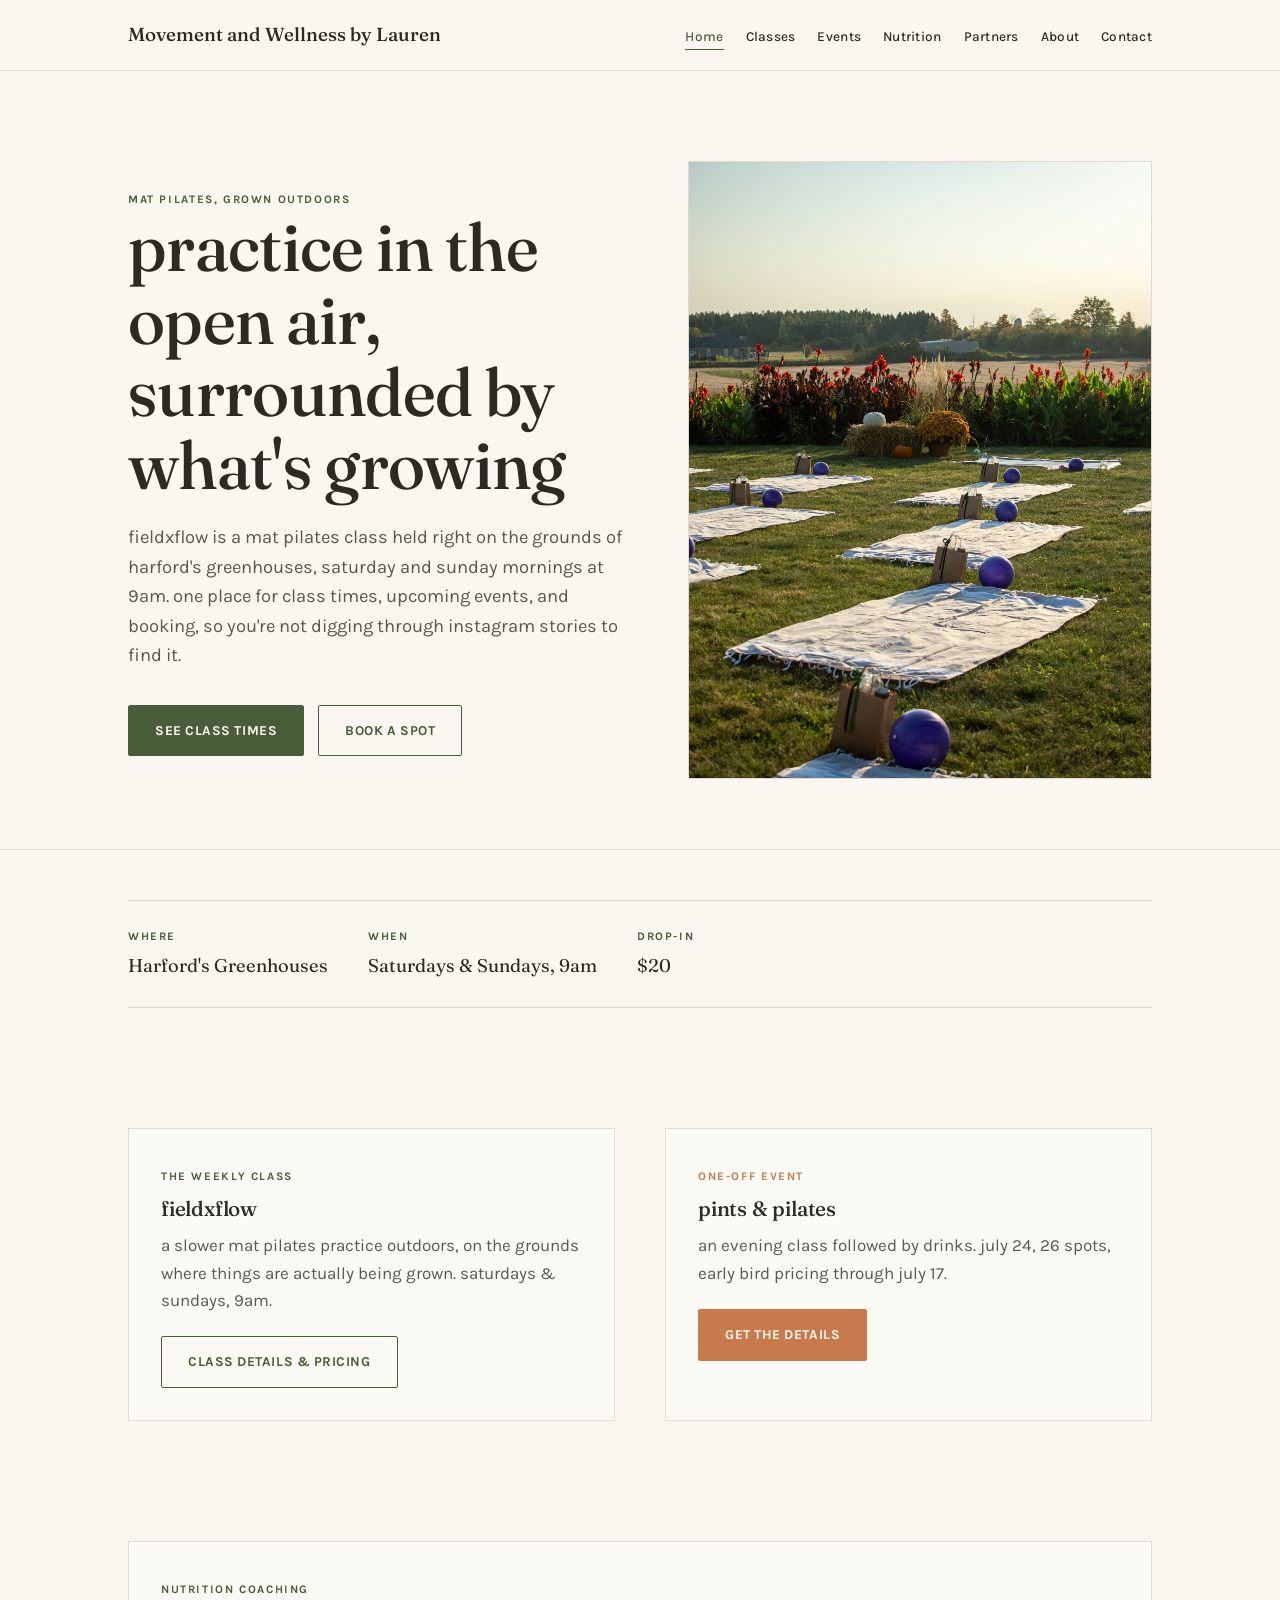
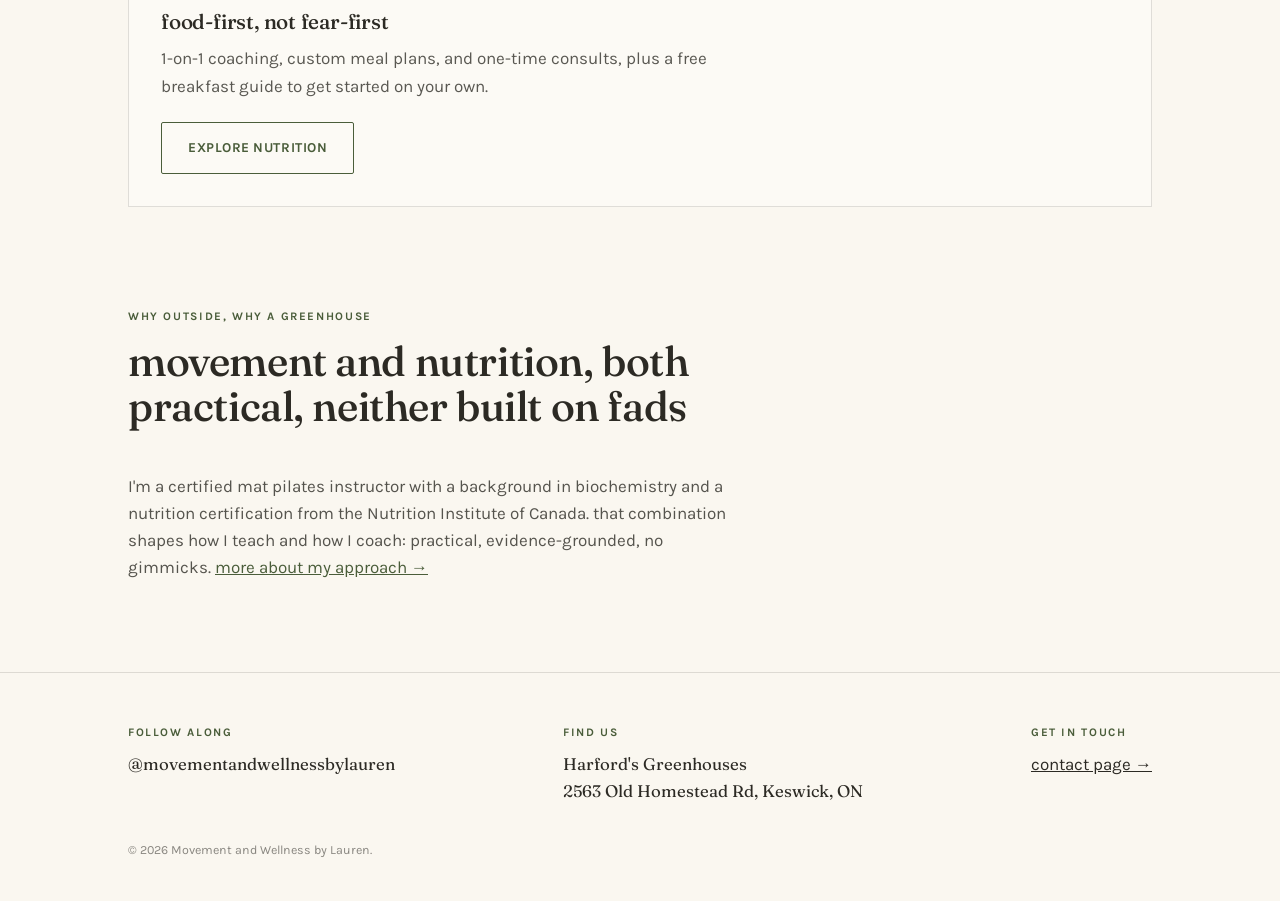
<file: index.html>
<!DOCTYPE html>
<html lang="en">
<head>
<script async src="https://www.googletagmanager.com/gtag/js?id=G-RL6D15H52T"></script>
<script>
  window.dataLayer = window.dataLayer || [];
  function gtag(){dataLayer.push(arguments);}
  gtag("js", new Date());
  gtag("config", "G-RL6D15H52T");
</script>

<meta charset="UTF-8">
<meta name="viewport" content="width=device-width, initial-scale=1.0">
<title>Movement and Wellness by Lauren</title>
<meta name="description" content="Mat Pilates among the greenhouses. FieldXFlow on Saturdays and Sundays at Harford's Greenhouses, plus seasonal events, with Movement and Wellness by Lauren.">
<link rel="canonical" href="https://laurenhouston-byte.github.io/movement-wellness/">
<link rel="stylesheet" href="css/style.css">
<script type="application/ld+json">
{
  "@context": "https://schema.org",
  "@type": "ExerciseGym",
  "name": "Movement and Wellness by Lauren",
  "description": "Outdoor mat Pilates classes and nutrition coaching at Harford's Greenhouses in Keswick, Ontario.",
  "url": "https://laurenhouston-byte.github.io/movement-wellness/",
  "address": {
    "@type": "PostalAddress",
    "streetAddress": "2563 Old Homestead Rd",
    "addressLocality": "Keswick",
    "addressRegion": "ON",
    "addressCountry": "CA"
  },
  "sameAs": [
    "https://instagram.com/movementandwellnessbylauren"
  ],
  "priceRange": "$20-$200"
}
</script>
</head>
<body>

<header>
  <div class="nav-row">
    <a href="index.html" class="site-title">Movement and Wellness by Lauren</a>
    <button class="nav-toggle" aria-label="Toggle menu">&#9776;</button>
    <nav>
      <ul>
        <li><a href="index.html" class="active">Home</a></li>
        <li><a href="classes.html">Classes</a></li>
        <li><a href="events.html">Events</a></li>
        <li><a href="nutrition.html">Nutrition</a></li>
        <li><a href="partners.html">Partners</a></li>
        <li><a href="about.html">About</a></li>
        <li><a href="contact.html">Contact</a></li>
      </ul>
    </nav>
  </div>
</header>

<section class="hero glasshouse">
  <div class="wrap" style="display:grid; grid-template-columns: 1.1fr 1fr; gap:50px; align-items:center;">
    <div>
      <span class="label eyebrow">Mat pilates, grown outdoors</span>
      <h1>practice in the open air, surrounded by what's growing</h1>
      <p class="lede">fieldxflow is a mat pilates class held right on the grounds of harford's greenhouses, saturday and sunday mornings at 9am. one place for class times, upcoming events, and booking, so you're not digging through instagram stories to find it.</p>
      <div class="btn-row">
        <a href="classes.html" class="btn btn-solid">see class times</a>
        <a href="contact.html#book" class="btn btn-outline">book a spot</a>
      </div>
    </div>
    <div>
      <img src="images/mats-field.jpg" alt="Mats laid out in rows on the grass at Harford's Greenhouses for a FieldXFlow class" style="width:100%; height:auto; display:block; border:1px solid var(--line);">
    </div>
  </div>
</section>

<div class="pane-divider"></div>

<section class="section-tight">
  <div class="wrap">
    <div class="detail-row">
      <div class="item">
        <span class="label">Where</span>
        <span class="val">Harford's Greenhouses</span>
      </div>
      <div class="item">
        <span class="label">When</span>
        <span class="val">Saturdays &amp; Sundays, 9am</span>
      </div>
      <div class="item">
        <span class="label">Drop-in</span>
        <span class="val">$20</span>
      </div>
    </div>
  </div>
</section>

<section>
  <div class="wrap grid-2">
    <div class="card">
      <span class="label">The weekly class</span>
      <h3 style="margin-top:10px;">fieldxflow</h3>
      <p style="margin:12px 0 6px; color: rgba(44,42,36,0.78);">a slower mat pilates practice outdoors, on the grounds where things are actually being grown. saturdays &amp; sundays, 9am.</p>
      <a href="classes.html" class="btn btn-outline" style="margin-top:16px;">class details &amp; pricing</a>
    </div>
    <div class="card">
      <span class="label" style="color: var(--terracotta);">One-off event</span>
      <h3 style="margin-top:10px;">pints &amp; pilates</h3>
      <p style="margin:12px 0 6px; color: rgba(44,42,36,0.78);">an evening class followed by drinks. july 24, 26 spots, early bird pricing through july 17.</p>
      <a href="events.html" class="btn btn-terra" style="margin-top:16px;">get the details</a>
    </div>
  </div>
</section>

<section class="section-tight">
  <div class="wrap">
    <div class="card" style="max-width: 100%;">
      <span class="label">Nutrition coaching</span>
      <h3 style="margin-top:10px;">food-first, not fear-first</h3>
      <p style="margin:12px 0 6px; color: rgba(44,42,36,0.78); max-width: 560px;">1-on-1 coaching, custom meal plans, and one-time consults, plus a free breakfast guide to get started on your own.</p>
      <a href="nutrition.html" class="btn btn-outline" style="margin-top:16px;">explore nutrition</a>
    </div>
  </div>
</section>

<section class="section-tight glasshouse">
  <div class="wrap">
    <div class="section-head">
      <span class="label">Why outside, why a greenhouse</span>
      <h2>movement and nutrition, both practical, neither built on fads</h2>
    </div>
    <p style="max-width: 600px; color: rgba(44,42,36,0.8);">I'm a certified mat pilates instructor with a background in biochemistry and a nutrition certification from the Nutrition Institute of Canada. that combination shapes how I teach and how I coach: practical, evidence-grounded, no gimmicks. <a href="about.html" style="text-decoration:underline; color: var(--sage-deep);">more about my approach &rarr;</a></p>
  </div>
</section>

<footer>
  <div class="wrap">
    <div class="footer-row">
      <div>
        <span class="label">Follow along</span>
        <a class="ig" href="https://instagram.com/movementandwellnessbylauren" target="_blank" rel="noopener">@movementandwellnessbylauren</a>
      </div>
      <div>
        <span class="label">Find us</span>
        <span class="val" style="font-family:'Fraunces', serif; font-size:1.05rem;">Harford's Greenhouses<br>2563 Old Homestead Rd, Keswick, ON</span>
      </div>
      <div>
        <span class="label">Get in touch</span>
        <a href="contact.html" style="text-decoration:underline;">contact page &rarr;</a>
      </div>
    </div>
    <div class="footer-bottom">&copy; 2026 Movement and Wellness by Lauren.</div>
  </div>
</footer>

<script src="js/main.js"></script>
</body>
</html>
</file>
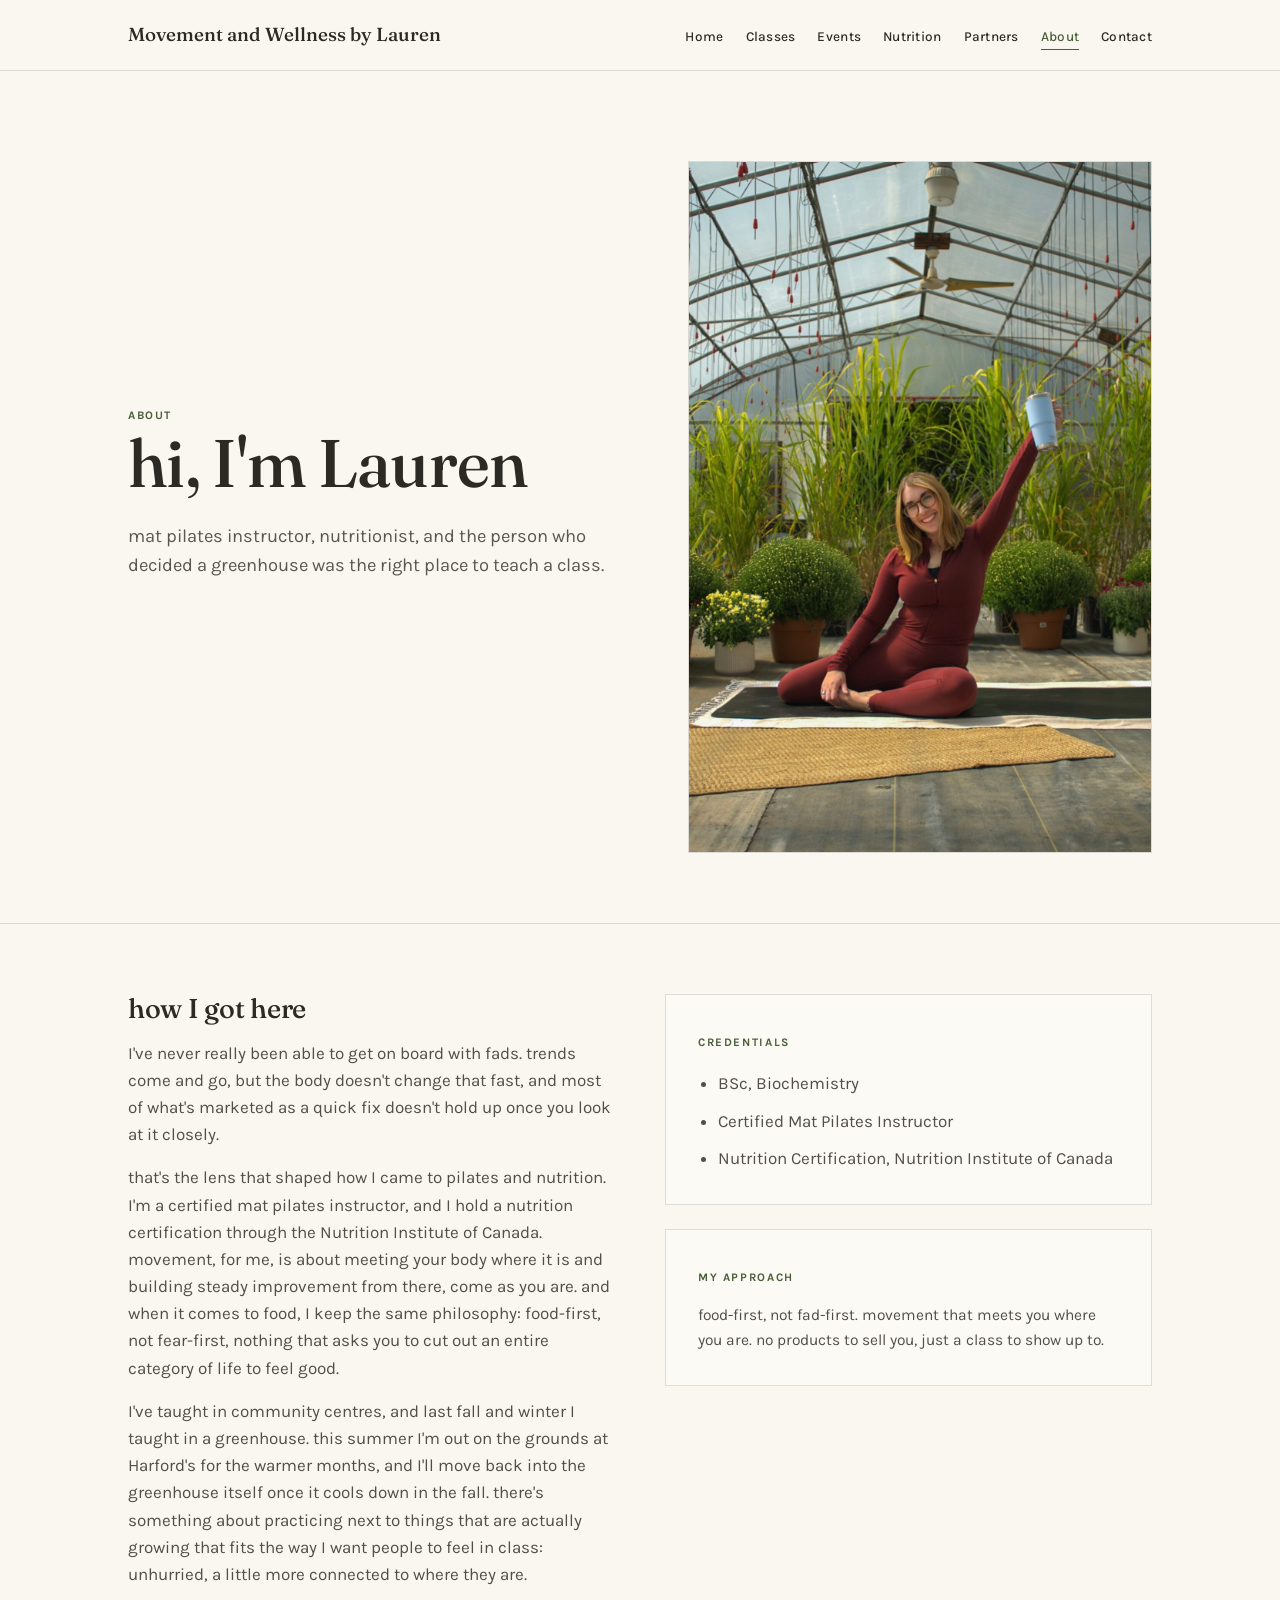
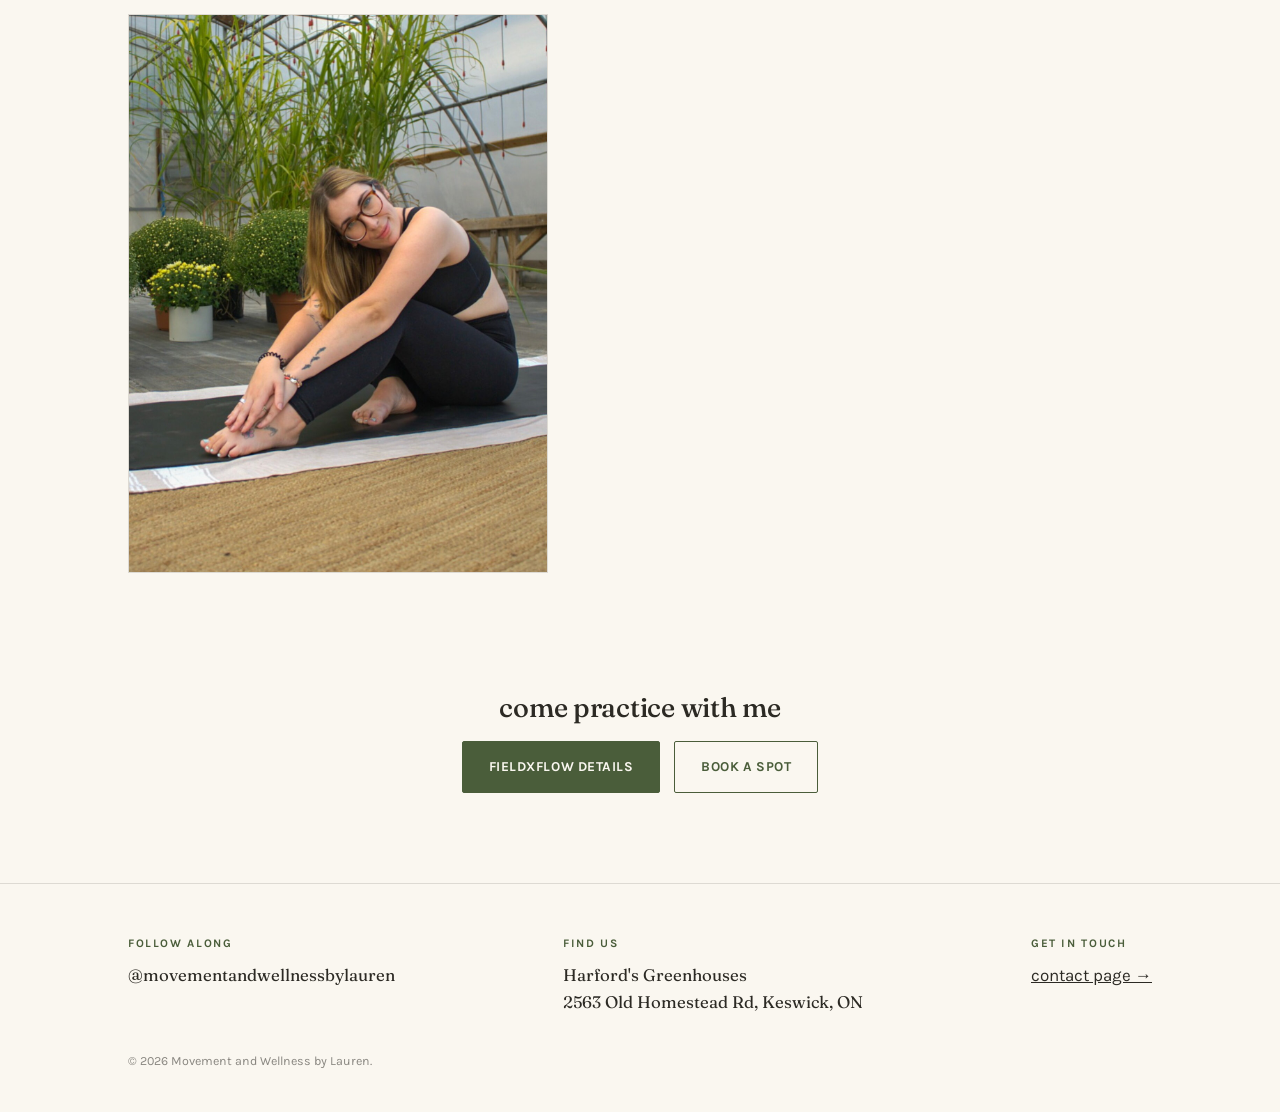
<file: about.html>
<!DOCTYPE html>
<html lang="en">
<head>
<script async src="https://www.googletagmanager.com/gtag/js?id=G-RL6D15H52T"></script>
<script>
  window.dataLayer = window.dataLayer || [];
  function gtag(){dataLayer.push(arguments);}
  gtag("js", new Date());
  gtag("config", "G-RL6D15H52T");
</script>

<meta charset="UTF-8">
<meta name="viewport" content="width=device-width, initial-scale=1.0">
<title>About | Movement and Wellness by Lauren</title>
<meta name="description" content="Certified mat Pilates instructor with a background in biochemistry and nutrition. Food-first, no fads, teaching outdoors at Harford's Greenhouses.">
<link rel="canonical" href="https://laurenhouston-byte.github.io/movement-wellness/about.html">
<link rel="stylesheet" href="css/style.css">
</head>
<body>

<header>
  <div class="nav-row">
    <a href="index.html" class="site-title">Movement and Wellness by Lauren</a>
    <button class="nav-toggle" aria-label="Toggle menu">&#9776;</button>
    <nav>
      <ul>
        <li><a href="index.html">Home</a></li>
        <li><a href="classes.html">Classes</a></li>
        <li><a href="events.html">Events</a></li>
        <li><a href="nutrition.html">Nutrition</a></li>
        <li><a href="partners.html">Partners</a></li>
        <li><a href="about.html" class="active">About</a></li>
        <li><a href="contact.html">Contact</a></li>
      </ul>
    </nav>
  </div>
</header>

<section class="hero glasshouse">
  <div class="wrap" style="display:grid; grid-template-columns: 1.1fr 1fr; gap:50px; align-items:center;">
    <div>
      <span class="label eyebrow">About</span>
      <h1>hi, I'm Lauren</h1>
      <p class="lede">mat pilates instructor, nutritionist, and the person who decided a greenhouse was the right place to teach a class.</p>
    </div>
    <div>
      <img src="images/lauren-portrait-2.jpg" alt="Lauren seated on a mat in the greenhouse, holding up a water bottle and smiling" style="width:100%; height:auto; display:block; border:1px solid var(--line);">
    </div>
  </div>
</section>

<div class="pane-divider"></div>

<section>
  <div class="wrap grid-2">
    <div>
      <h2 style="font-size: 1.7rem; margin-bottom:16px;">how I got here</h2>
      <p style="color: rgba(44,42,36,0.82); margin-bottom:16px;">I've never really been able to get on board with fads. trends come and go, but the body doesn't change that fast, and most of what's marketed as a quick fix doesn't hold up once you look at it closely.</p>
      <p style="color: rgba(44,42,36,0.82); margin-bottom:16px;">that's the lens that shaped how I came to pilates and nutrition. I'm a certified mat pilates instructor, and I hold a nutrition certification through the Nutrition Institute of Canada. movement, for me, is about meeting your body where it is and building steady improvement from there, come as you are. and when it comes to food, I keep the same philosophy: food-first, not fear-first, nothing that asks you to cut out an entire category of life to feel good.</p>
      <p style="color: rgba(44,42,36,0.82);">I've taught in community centres, and last fall and winter I taught in a greenhouse. this summer I'm out on the grounds at Harford's for the warmer months, and I'll move back into the greenhouse itself once it cools down in the fall. there's something about practicing next to things that are actually growing that fits the way I want people to feel in class: unhurried, a little more connected to where they are.</p>
      <img src="images/lauren-portrait-1.jpg" alt="Lauren seated on a mat in the greenhouse surrounded by mums and ornamental grasses" style="width:100%; max-width:420px; height:auto; display:block; margin-top:26px; border:1px solid var(--line);">
    </div>

    <div>
      <div class="card">
        <span class="label">Credentials</span>
        <ul style="margin-top:16px; padding-left:20px; color: rgba(44,42,36,0.82);">
          <li style="margin-bottom:10px;">BSc, Biochemistry</li>
          <li style="margin-bottom:10px;">Certified Mat Pilates Instructor</li>
          <li>Nutrition Certification, Nutrition Institute of Canada</li>
        </ul>
      </div>
      <div class="card" style="margin-top:24px;">
        <span class="label">My approach</span>
        <p style="margin-top:14px; color: rgba(44,42,36,0.82); font-size:0.97rem;">food-first, not fad-first. movement that meets you where you are. no products to sell you, just a class to show up to.</p>
      </div>
    </div>
  </div>
</section>

<section class="section-tight glasshouse">
  <div class="wrap" style="text-align:center;">
    <h2 style="font-size: 1.7rem; margin-bottom: 18px;">come practice with me</h2>
    <div class="btn-row" style="justify-content:center;">
      <a href="classes.html" class="btn btn-solid">fieldxflow details</a>
      <a href="contact.html#book" class="btn btn-outline">book a spot</a>
    </div>
  </div>
</section>

<footer>
  <div class="wrap">
    <div class="footer-row">
      <div>
        <span class="label">Follow along</span>
        <a class="ig" href="https://instagram.com/movementandwellnessbylauren" target="_blank" rel="noopener">@movementandwellnessbylauren</a>
      </div>
      <div>
        <span class="label">Find us</span>
        <span class="val" style="font-family:'Fraunces', serif; font-size:1.05rem;">Harford's Greenhouses<br>2563 Old Homestead Rd, Keswick, ON</span>
      </div>
      <div>
        <span class="label">Get in touch</span>
        <a href="contact.html" style="text-decoration:underline;">contact page &rarr;</a>
      </div>
    </div>
    <div class="footer-bottom">&copy; 2026 Movement and Wellness by Lauren.</div>
  </div>
</footer>

<script src="js/main.js"></script>
</body>
</html>
</file>
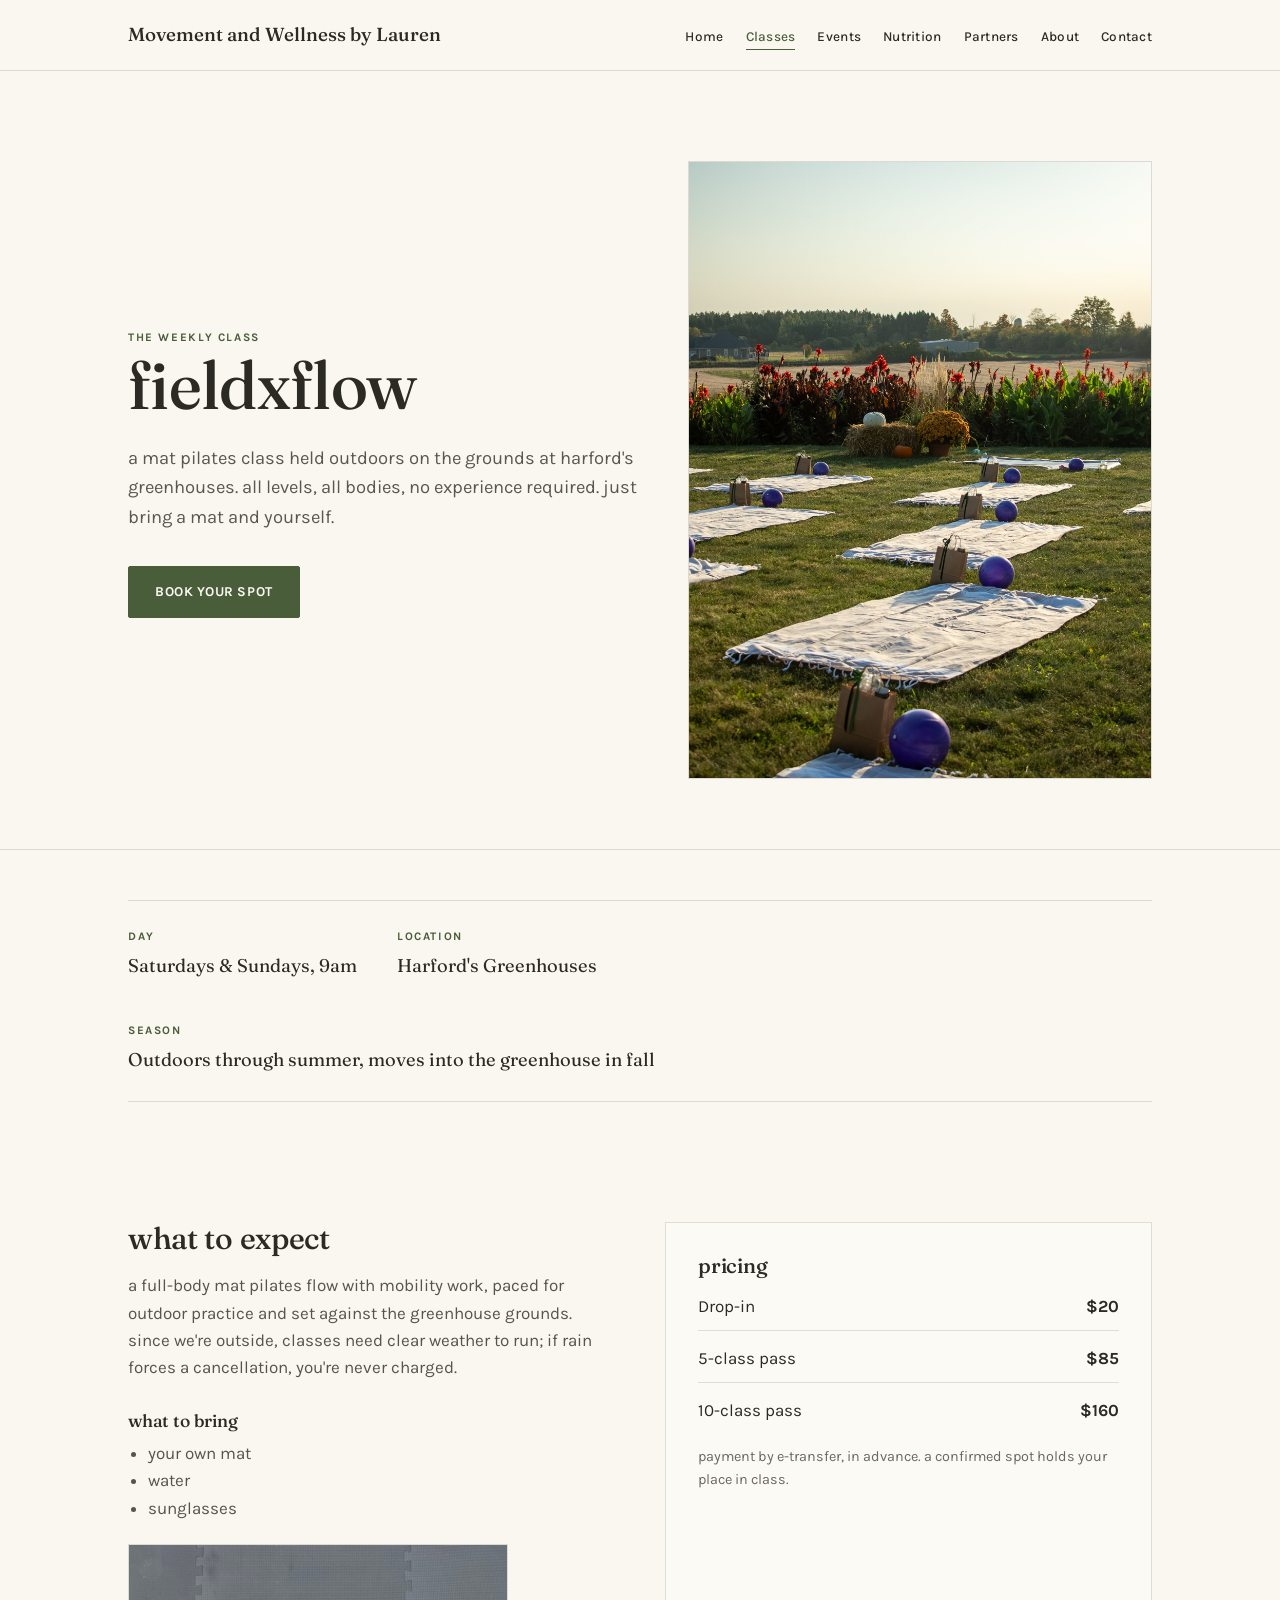
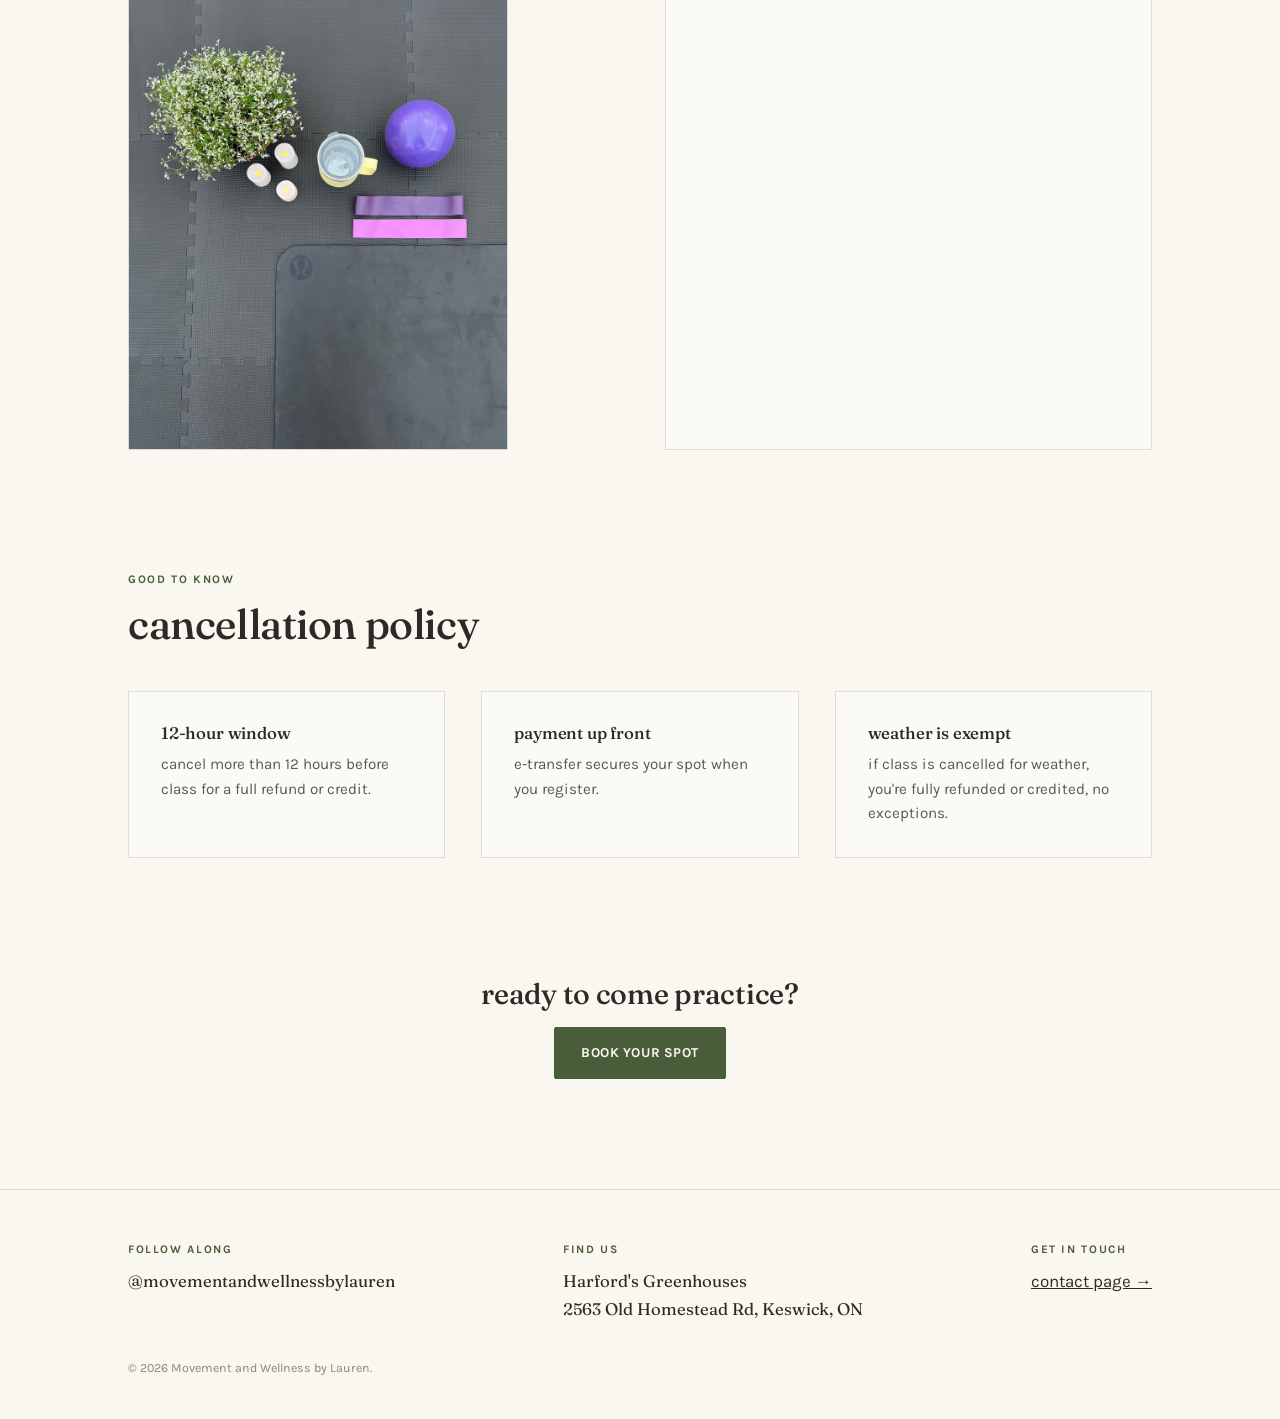
<file: classes.html>
<!DOCTYPE html>
<html lang="en">
<head>
<script async src="https://www.googletagmanager.com/gtag/js?id=G-RL6D15H52T"></script>
<script>
  window.dataLayer = window.dataLayer || [];
  function gtag(){dataLayer.push(arguments);}
  gtag("js", new Date());
  gtag("config", "G-RL6D15H52T");
</script>

<meta charset="UTF-8">
<meta name="viewport" content="width=device-width, initial-scale=1.0">
<title>Classes | Movement and Wellness by Lauren</title>
<meta name="description" content="FieldXFlow outdoor mat Pilates at Harford's Greenhouses. Pricing, schedule, and what to bring.">
<link rel="canonical" href="https://laurenhouston-byte.github.io/movement-wellness/classes.html">
<link rel="stylesheet" href="css/style.css">
</head>
<body>

<header>
  <div class="nav-row">
    <a href="index.html" class="site-title">Movement and Wellness by Lauren</a>
    <button class="nav-toggle" aria-label="Toggle menu">&#9776;</button>
    <nav>
      <ul>
        <li><a href="index.html">Home</a></li>
        <li><a href="classes.html" class="active">Classes</a></li>
        <li><a href="events.html">Events</a></li>
        <li><a href="nutrition.html">Nutrition</a></li>
        <li><a href="partners.html">Partners</a></li>
        <li><a href="about.html">About</a></li>
        <li><a href="contact.html">Contact</a></li>
      </ul>
    </nav>
  </div>
</header>

<section class="hero glasshouse">
  <div class="wrap" style="display:grid; grid-template-columns: 1.1fr 1fr; gap:50px; align-items:center;">
    <div>
      <span class="label eyebrow">The weekly class</span>
      <h1>fieldxflow</h1>
      <p class="lede">a mat pilates class held outdoors on the grounds at harford's greenhouses. all levels, all bodies, no experience required. just bring a mat and yourself.</p>
      <div class="btn-row">
        <a href="contact.html#book" class="btn btn-solid">book your spot</a>
      </div>
    </div>
    <div>
      <img src="images/mats-field.jpg" alt="Mats laid out in rows on the grass at Harford's Greenhouses for a FieldXFlow class" style="width:100%; height:auto; display:block; border:1px solid var(--line);">
    </div>
  </div>
</section>

<div class="pane-divider"></div>

<section class="section-tight">
  <div class="wrap">
    <div class="detail-row">
      <div class="item">
        <span class="label">Day</span>
        <span class="val">Saturdays &amp; Sundays, 9am</span>
      </div>
      <div class="item">
        <span class="label">Location</span>
        <span class="val">Harford's Greenhouses</span>
      </div>
      <div class="item">
        <span class="label">Season</span>
        <span class="val">Outdoors through summer, moves into the greenhouse in fall</span>
      </div>
    </div>
  </div>
</section>

<section>
  <div class="wrap grid-2">
    <div>
      <h2 style="font-size: 1.9rem; margin-bottom: 18px;">what to expect</h2>
      <p style="color: rgba(44,42,36,0.8);">a full-body mat pilates flow with mobility work, paced for outdoor practice and set against the greenhouse grounds. since we're outside, classes need clear weather to run; if rain forces a cancellation, you're never charged.</p>
      <h3 style="font-size:1.1rem; margin-top:30px; margin-bottom:10px;">what to bring</h3>
      <ul style="color: rgba(44,42,36,0.8); padding-left: 20px;">
        <li>your own mat</li>
        <li>water</li>
        <li>sunglasses</li>
      </ul>
      <img src="images/flatlay-equipment.jpg" alt="Pilates ball, resistance bands, water bottle, and a small plant laid out on a mat" style="width:100%; max-width:380px; height:auto; display:block; margin-top:22px; border:1px solid var(--line);">
    </div>

    <div class="card">
      <h3>pricing</h3>
      <div style="margin-top:16px; display:flex; flex-direction:column; gap:14px;">
        <div style="display:flex; justify-content:space-between; border-bottom:1px solid var(--line); padding-bottom:10px;">
          <span>Drop-in</span><strong>$20</strong>
        </div>
        <div style="display:flex; justify-content:space-between; border-bottom:1px solid var(--line); padding-bottom:10px;">
          <span>5-class pass</span><strong>$85</strong>
        </div>
        <div style="display:flex; justify-content:space-between;">
          <span>10-class pass</span><strong>$160</strong>
        </div>
      </div>
      <p style="margin-top:20px; font-size:0.9rem; color: rgba(44,42,36,0.7);">payment by e-transfer, in advance. a confirmed spot holds your place in class.</p>
    </div>
  </div>
</section>

<section class="section-tight glasshouse">
  <div class="wrap">
    <div class="section-head">
      <span class="label">Good to know</span>
      <h2>cancellation policy</h2>
    </div>
    <div class="grid-3">
      <div class="card">
        <h3 style="font-size:1.05rem;">12-hour window</h3>
        <p style="font-size:0.95rem; color: rgba(44,42,36,0.78); margin-top:8px;">cancel more than 12 hours before class for a full refund or credit.</p>
      </div>
      <div class="card">
        <h3 style="font-size:1.05rem;">payment up front</h3>
        <p style="font-size:0.95rem; color: rgba(44,42,36,0.78); margin-top:8px;">e-transfer secures your spot when you register.</p>
      </div>
      <div class="card">
        <h3 style="font-size:1.05rem;">weather is exempt</h3>
        <p style="font-size:0.95rem; color: rgba(44,42,36,0.78); margin-top:8px;">if class is cancelled for weather, you're fully refunded or credited, no exceptions.</p>
      </div>
    </div>
  </div>
</section>

<section>
  <div class="wrap" style="text-align:center;">
    <h2 style="font-size: 1.8rem; margin-bottom: 18px;">ready to come practice?</h2>
    <a href="contact.html#book" class="btn btn-solid">book your spot</a>
  </div>
</section>

<footer>
  <div class="wrap">
    <div class="footer-row">
      <div>
        <span class="label">Follow along</span>
        <a class="ig" href="https://instagram.com/movementandwellnessbylauren" target="_blank" rel="noopener">@movementandwellnessbylauren</a>
      </div>
      <div>
        <span class="label">Find us</span>
        <span class="val" style="font-family:'Fraunces', serif; font-size:1.05rem;">Harford's Greenhouses<br>2563 Old Homestead Rd, Keswick, ON</span>
      </div>
      <div>
        <span class="label">Get in touch</span>
        <a href="contact.html" style="text-decoration:underline;">contact page &rarr;</a>
      </div>
    </div>
    <div class="footer-bottom">&copy; 2026 Movement and Wellness by Lauren.</div>
  </div>
</footer>

<script src="js/main.js"></script>
</body>
</html>
</file>
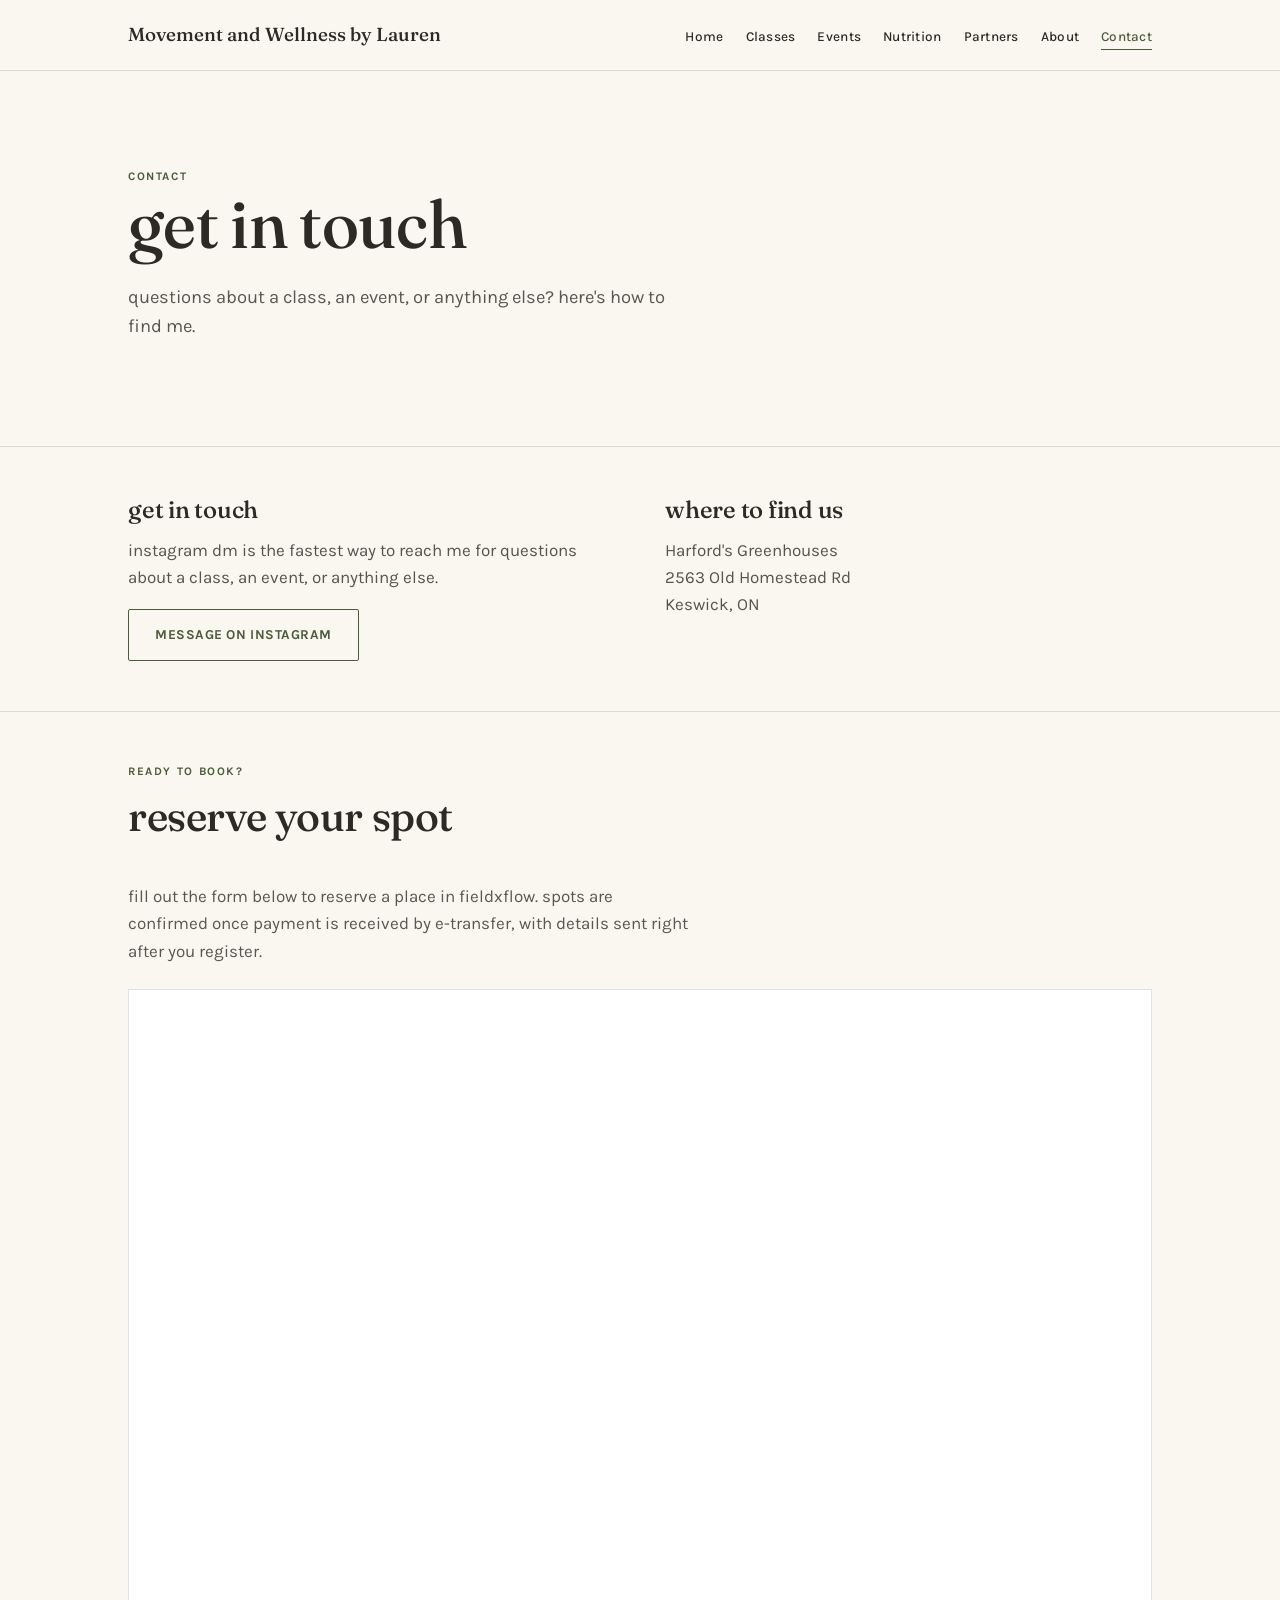
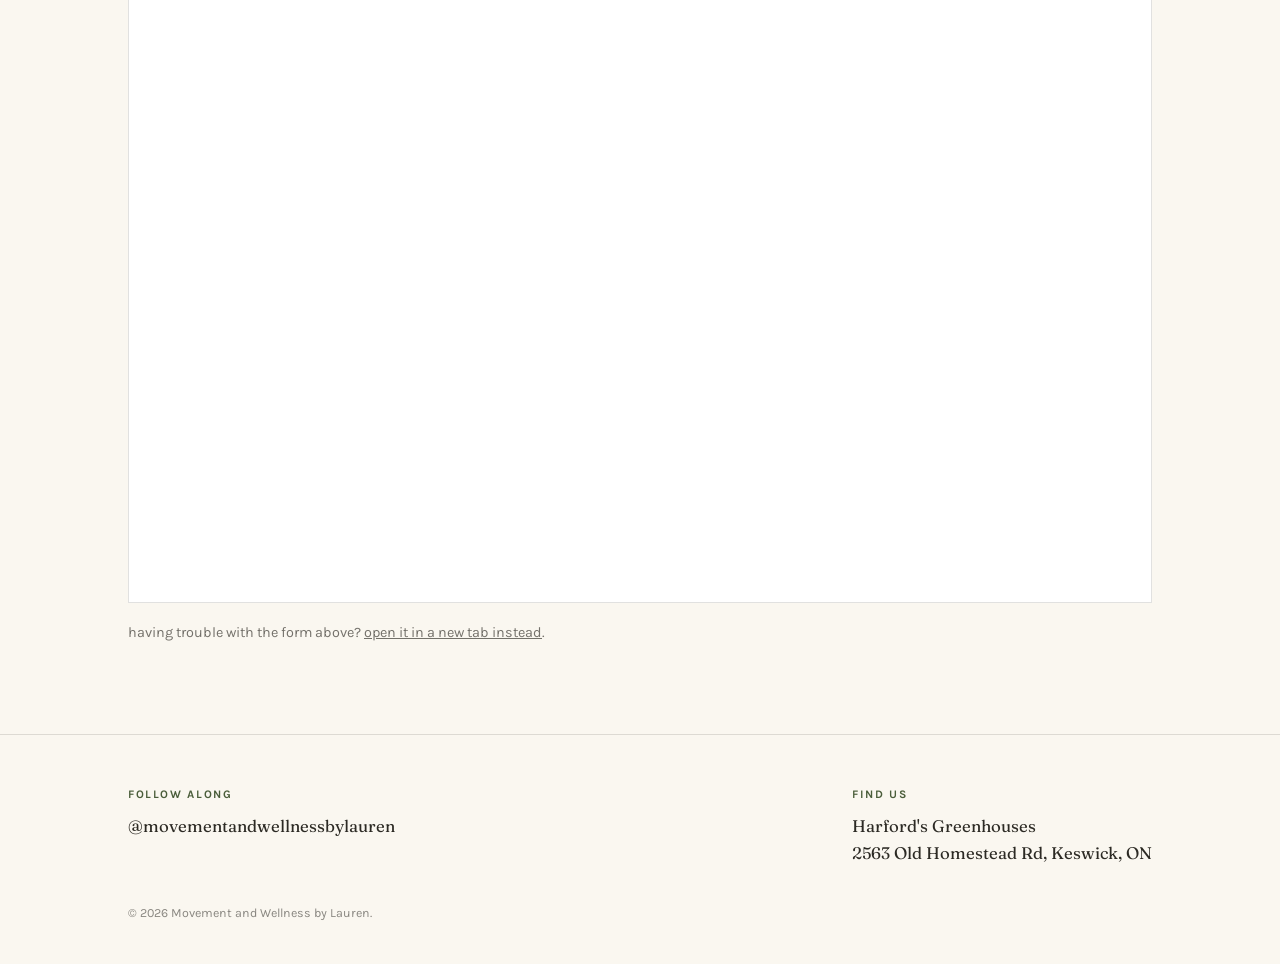
<file: contact.html>
<!DOCTYPE html>
<html lang="en">
<head>
<script async src="https://www.googletagmanager.com/gtag/js?id=G-RL6D15H52T"></script>
<script>
  window.dataLayer = window.dataLayer || [];
  function gtag(){dataLayer.push(arguments);}
  gtag("js", new Date());
  gtag("config", "G-RL6D15H52T");
</script>

<meta charset="UTF-8">
<meta name="viewport" content="width=device-width, initial-scale=1.0">
<title>Contact & Book | Movement and Wellness by Lauren</title>
<meta name="description" content="Book your spot for FieldXFlow or get in touch with Movement and Wellness by Lauren.">
<link rel="canonical" href="https://laurenhouston-byte.github.io/movement-wellness/contact.html">
<link rel="stylesheet" href="css/style.css">
</head>
<body>

<header>
  <div class="nav-row">
    <a href="index.html" class="site-title">Movement and Wellness by Lauren</a>
    <button class="nav-toggle" aria-label="Toggle menu">&#9776;</button>
    <nav>
      <ul>
        <li><a href="index.html">Home</a></li>
        <li><a href="classes.html">Classes</a></li>
        <li><a href="events.html">Events</a></li>
        <li><a href="nutrition.html">Nutrition</a></li>
        <li><a href="partners.html">Partners</a></li>
        <li><a href="about.html">About</a></li>
        <li><a href="contact.html" class="active">Contact</a></li>
      </ul>
    </nav>
  </div>
</header>

<section class="hero glasshouse">
  <div class="wrap">
    <span class="label eyebrow">Contact</span>
    <h1>get in touch</h1>
    <p class="lede">questions about a class, an event, or anything else? here's how to find me.</p>
  </div>
</section>

<div class="pane-divider"></div>

<section class="section-tight">
  <div class="wrap grid-2">
    <div>
      <h2 style="font-size:1.5rem; margin-bottom:14px;">get in touch</h2>
      <p style="color: rgba(44,42,36,0.8); margin-bottom:18px;">instagram dm is the fastest way to reach me for questions about a class, an event, or anything else.</p>
      <a class="ig btn btn-outline" href="https://instagram.com/movementandwellnessbylauren" target="_blank" rel="noopener">message on instagram</a>
    </div>
    <div>
      <h2 style="font-size:1.5rem; margin-bottom:14px;">where to find us</h2>
      <p style="color: rgba(44,42,36,0.8);">Harford's Greenhouses<br>2563 Old Homestead Rd<br>Keswick, ON</p>
    </div>
  </div>
</section>

<div class="pane-divider"></div>

<section id="book" class="section-tight">
  <div class="wrap">
    <div class="section-head">
      <span class="label">Ready to book?</span>
      <h2>reserve your spot</h2>
    </div>
    <p style="color: rgba(44,42,36,0.78); margin-bottom:24px; max-width:560px;">fill out the form below to reserve a place in fieldxflow. spots are confirmed once payment is received by e-transfer, with details sent right after you register.</p>
    <div class="form-frame-wrap">
      <iframe class="gform"
        src="https://docs.google.com/forms/d/e/1FAIpQLSeRlouW5QwXa_FqtSFaUYrIOI_Pm36E1rN8HSf7hoziwK7jVg/viewform?embedded=true"
        title="FieldXFlow booking form">
        Loading form…
      </iframe>
    </div>
    <p style="margin-top:18px; font-size:0.9rem; color: rgba(44,42,36,0.65);">having trouble with the form above? <a href="https://docs.google.com/forms/d/e/1FAIpQLSeRlouW5QwXa_FqtSFaUYrIOI_Pm36E1rN8HSf7hoziwK7jVg/viewform" target="_blank" rel="noopener" style="text-decoration:underline;">open it in a new tab instead</a>.</p>
  </div>
</section>

<footer>
  <div class="wrap">
    <div class="footer-row">
      <div>
        <span class="label">Follow along</span>
        <a class="ig" href="https://instagram.com/movementandwellnessbylauren" target="_blank" rel="noopener">@movementandwellnessbylauren</a>
      </div>
      <div>
        <span class="label">Find us</span>
        <span class="val" style="font-family:'Fraunces', serif; font-size:1.05rem;">Harford's Greenhouses<br>2563 Old Homestead Rd, Keswick, ON</span>
      </div>
    </div>
    <div class="footer-bottom">&copy; 2026 Movement and Wellness by Lauren.</div>
  </div>
</footer>

<script src="js/main.js"></script>
</body>
</html>
</file>
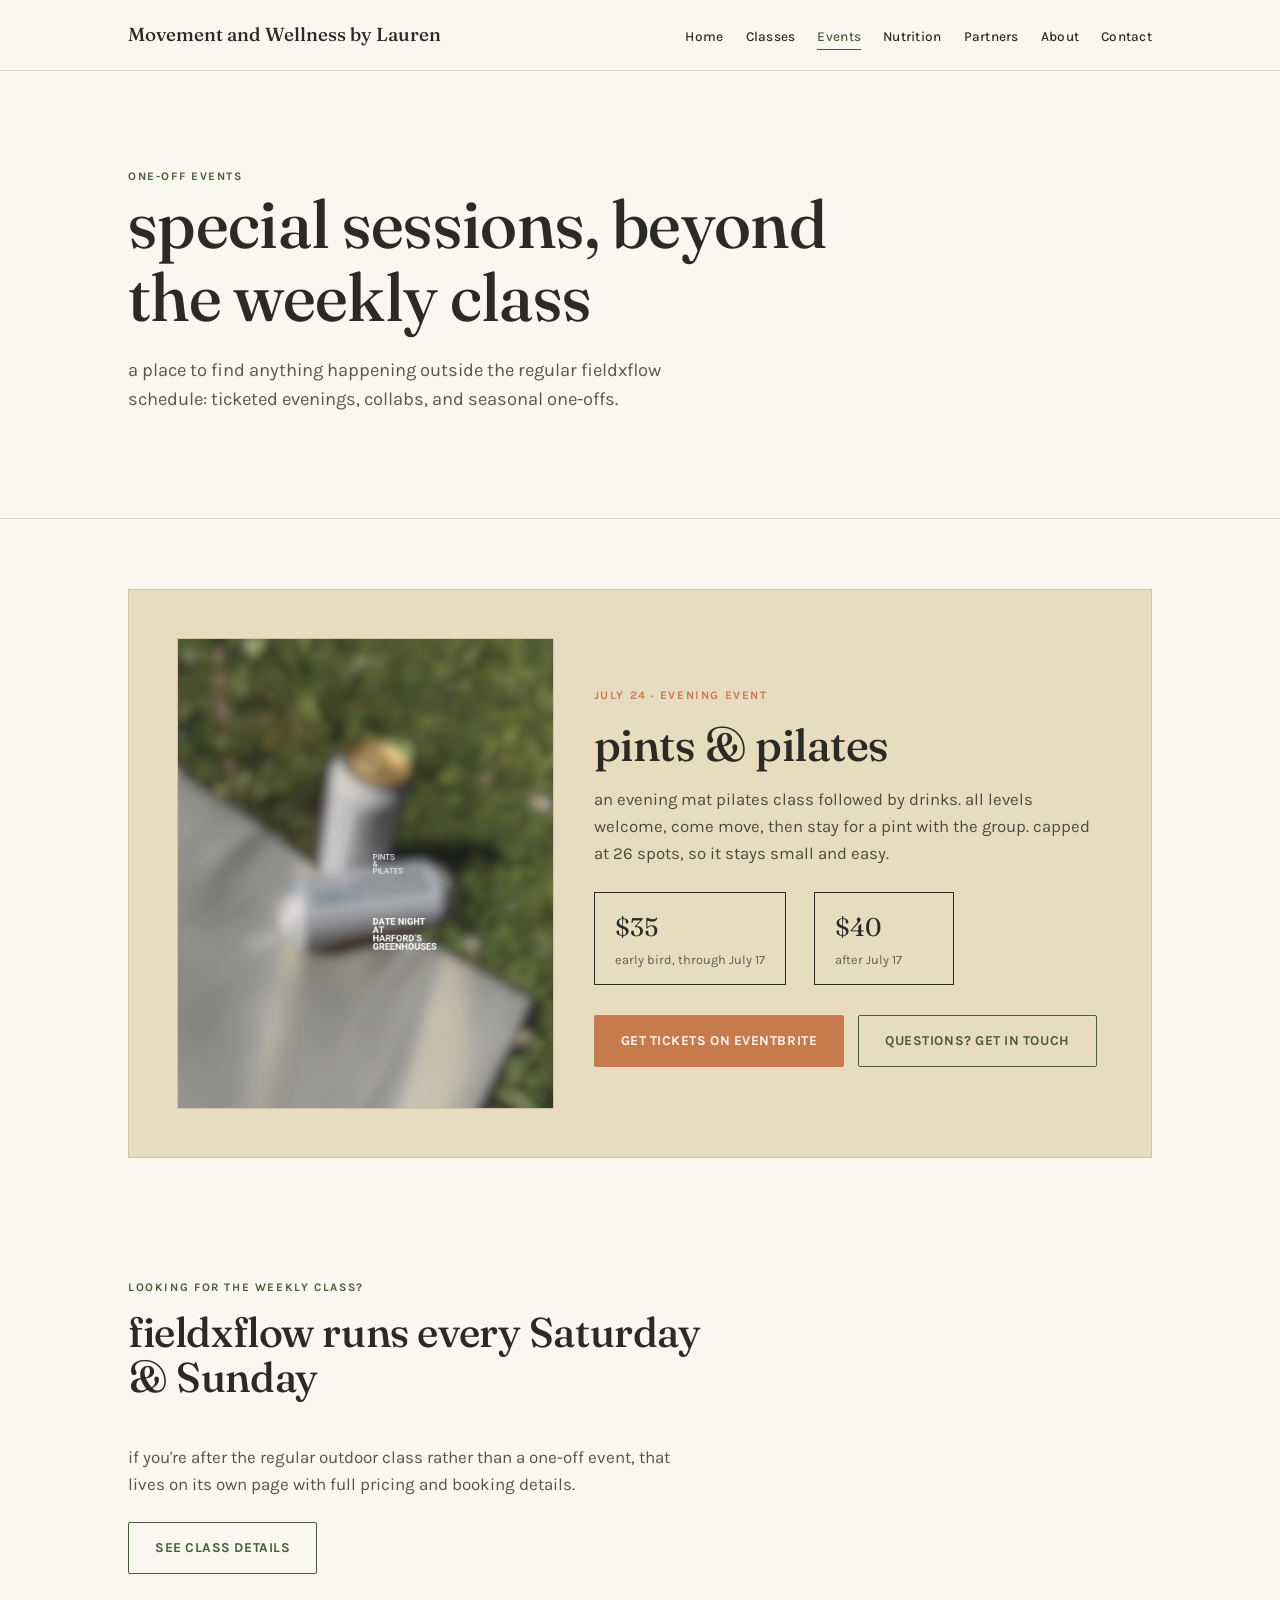
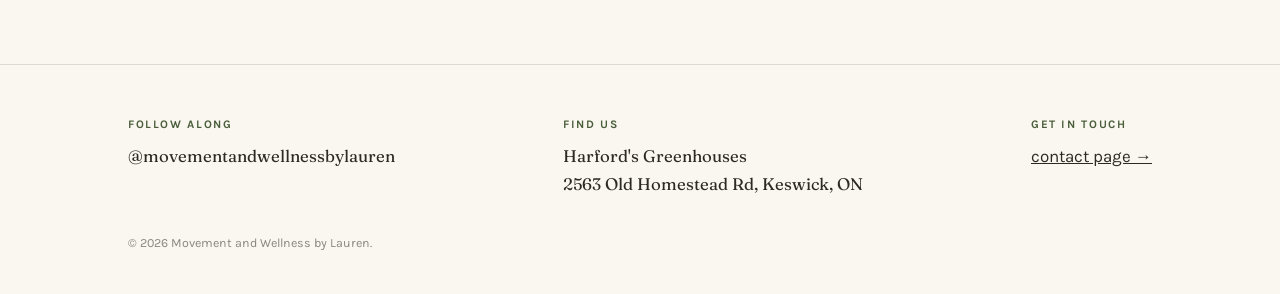
<file: events.html>
<!DOCTYPE html>
<html lang="en">
<head>
<script async src="https://www.googletagmanager.com/gtag/js?id=G-RL6D15H52T"></script>
<script>
  window.dataLayer = window.dataLayer || [];
  function gtag(){dataLayer.push(arguments);}
  gtag("js", new Date());
  gtag("config", "G-RL6D15H52T");
</script>

<meta charset="UTF-8">
<meta name="viewport" content="width=device-width, initial-scale=1.0">
<title>Events | Movement and Wellness by Lauren</title>
<meta name="description" content="Pints & Pilates: a one-off evening event at Harford's Greenhouses on July 24. Mat Pilates followed by drinks.">
<link rel="canonical" href="https://laurenhouston-byte.github.io/movement-wellness/events.html">
<link rel="stylesheet" href="css/style.css">
</head>
<body>

<header>
  <div class="nav-row">
    <a href="index.html" class="site-title">Movement and Wellness by Lauren</a>
    <button class="nav-toggle" aria-label="Toggle menu">&#9776;</button>
    <nav>
      <ul>
        <li><a href="index.html">Home</a></li>
        <li><a href="classes.html">Classes</a></li>
        <li><a href="events.html" class="active">Events</a></li>
        <li><a href="nutrition.html">Nutrition</a></li>
        <li><a href="partners.html">Partners</a></li>
        <li><a href="about.html">About</a></li>
        <li><a href="contact.html">Contact</a></li>
      </ul>
    </nav>
  </div>
</header>

<section class="hero glasshouse">
  <div class="wrap">
    <span class="label eyebrow">One-off events</span>
    <h1>special sessions, beyond the weekly class</h1>
    <p class="lede">a place to find anything happening outside the regular fieldxflow schedule: ticketed evenings, collabs, and seasonal one-offs.</p>
  </div>
</section>

<div class="pane-divider"></div>

<section>
  <div class="wrap">
    <div class="event-feature" style="display:grid; grid-template-columns: 0.85fr 1.15fr; gap:40px; align-items:center;">
      <img src="images/pints-pilates-promo.jpg" alt="Pints & Pilates promotional graphic, date night at Harford's Greenhouses" style="width:100%; height:auto; display:block; border:1px solid var(--line);">
      <div>
        <span class="label">July 24 &middot; Evening event</span>
        <h2>pints &amp; pilates</h2>
        <p style="max-width:560px; color: rgba(44,42,36,0.82); font-size:1.05rem;">an evening mat pilates class followed by drinks. all levels welcome, come move, then stay for a pint with the group. capped at 26 spots, so it stays small and easy.</p>

        <div class="price-row">
          <div class="price-box">
            <div class="amt">$35</div>
            <div class="when">early bird, through July 17</div>
          </div>
          <div class="price-box">
            <div class="amt">$40</div>
            <div class="when">after July 17</div>
          </div>
        </div>

        <div class="btn-row">
          <a href="https://www.eventbrite.ca/e/1992205467181?aff=oddtdtcreator" target="_blank" rel="noopener" class="btn btn-terra">get tickets on eventbrite</a>
          <a href="contact.html#book" class="btn btn-outline">questions? get in touch</a>
        </div>
      </div>
    </div>
  </div>
</section>

<section class="section-tight glasshouse">
  <div class="wrap">
    <div class="section-head">
      <span class="label">Looking for the weekly class?</span>
      <h2>fieldxflow runs every Saturday &amp; Sunday</h2>
    </div>
    <p style="max-width:560px; color: rgba(44,42,36,0.8); margin-bottom:24px;">if you're after the regular outdoor class rather than a one-off event, that lives on its own page with full pricing and booking details.</p>
    <a href="classes.html" class="btn btn-outline">see class details</a>
  </div>
</section>

<footer>
  <div class="wrap">
    <div class="footer-row">
      <div>
        <span class="label">Follow along</span>
        <a class="ig" href="https://instagram.com/movementandwellnessbylauren" target="_blank" rel="noopener">@movementandwellnessbylauren</a>
      </div>
      <div>
        <span class="label">Find us</span>
        <span class="val" style="font-family:'Fraunces', serif; font-size:1.05rem;">Harford's Greenhouses<br>2563 Old Homestead Rd, Keswick, ON</span>
      </div>
      <div>
        <span class="label">Get in touch</span>
        <a href="contact.html" style="text-decoration:underline;">contact page &rarr;</a>
      </div>
    </div>
    <div class="footer-bottom">&copy; 2026 Movement and Wellness by Lauren.</div>
  </div>
</footer>

<script src="js/main.js"></script>
</body>
</html>
</file>
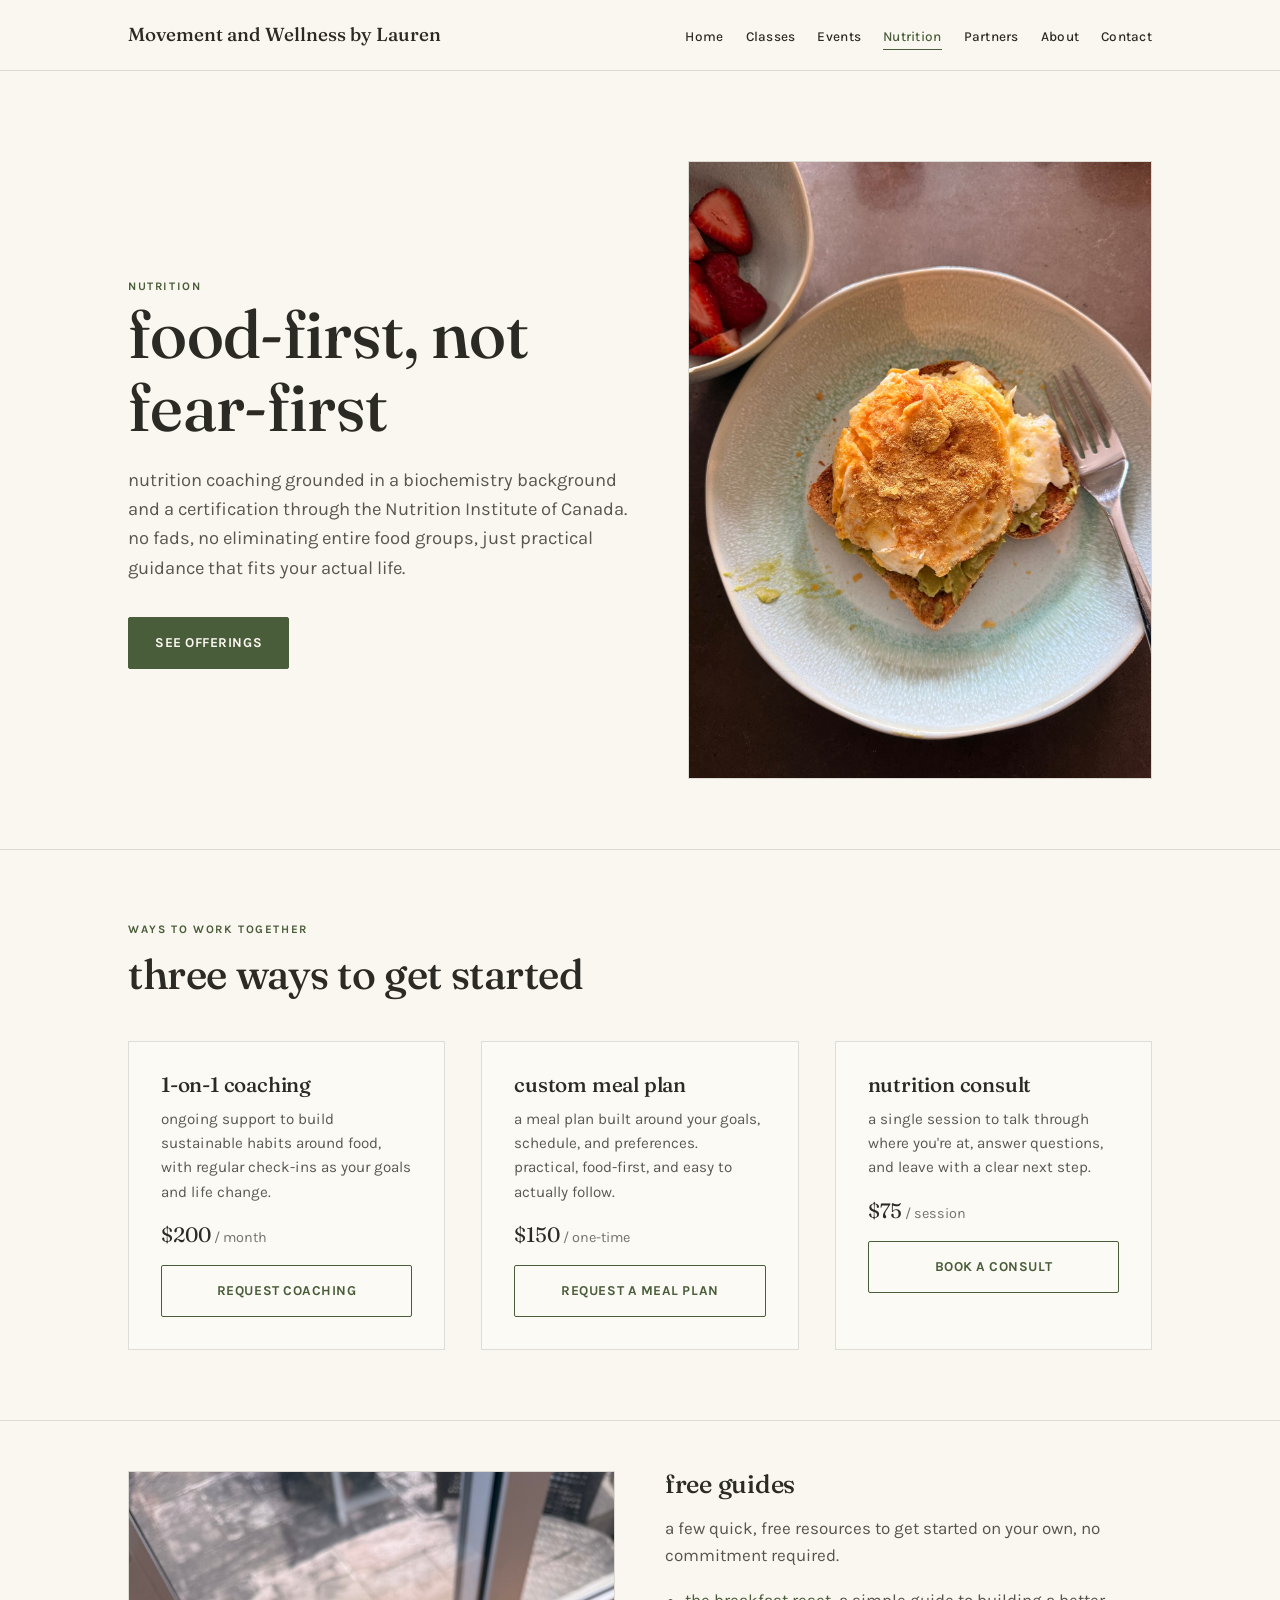
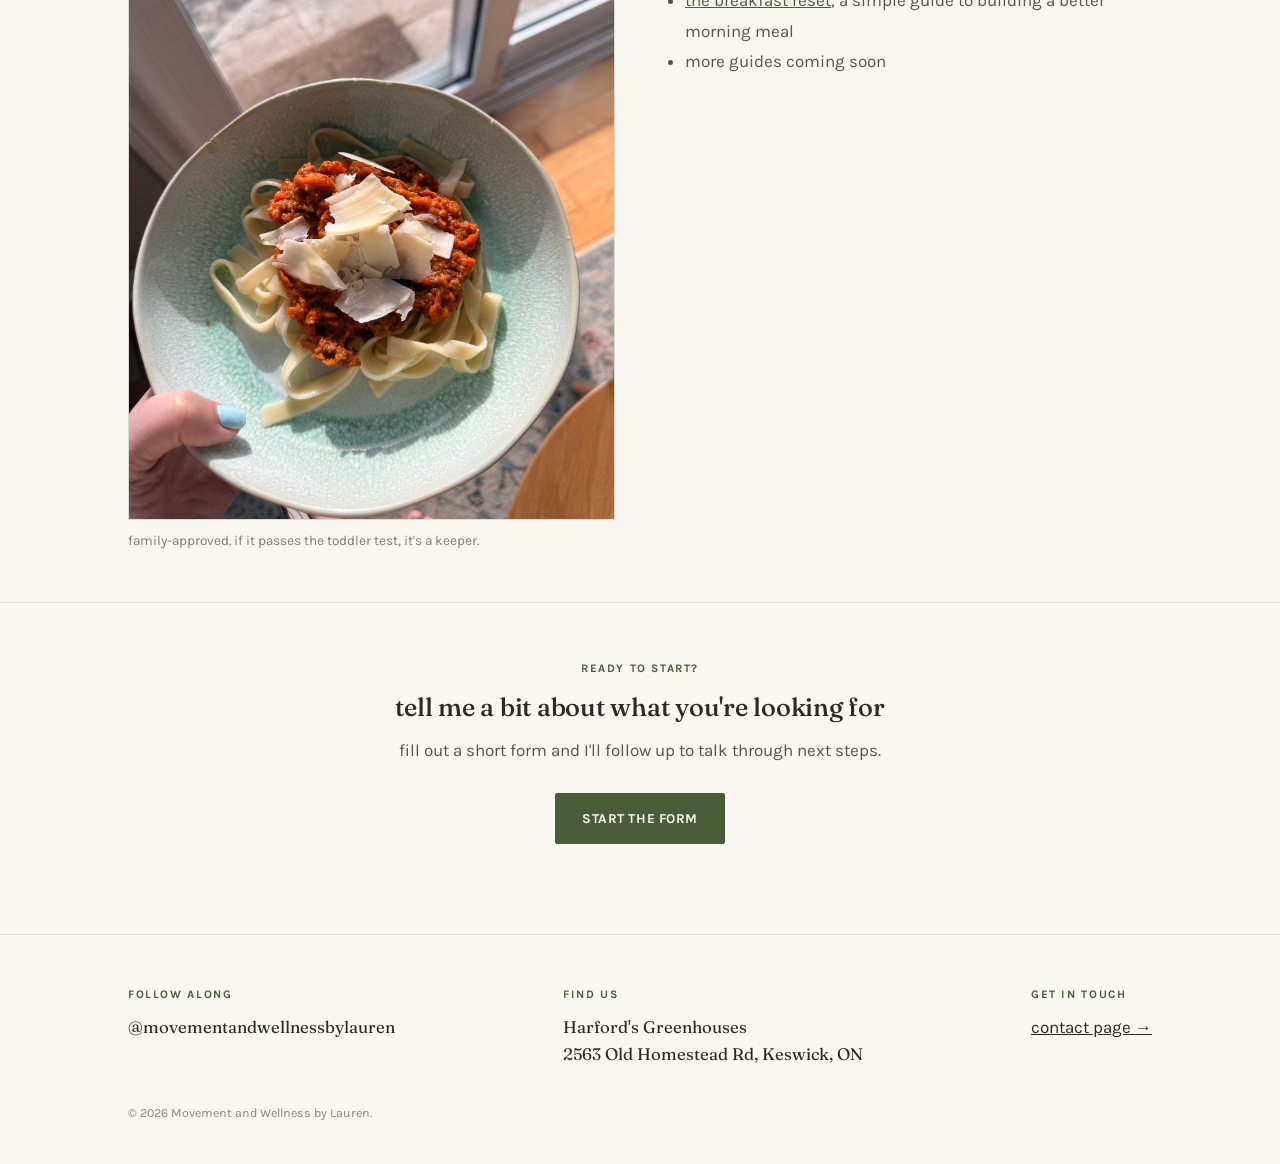
<file: nutrition.html>
<!DOCTYPE html>
<html lang="en">
<head>
<script async src="https://www.googletagmanager.com/gtag/js?id=G-RL6D15H52T"></script>
<script>
  window.dataLayer = window.dataLayer || [];
  function gtag(){dataLayer.push(arguments);}
  gtag("js", new Date());
  gtag("config", "G-RL6D15H52T");
</script>

<meta charset="UTF-8">
<meta name="viewport" content="width=device-width, initial-scale=1.0">
<title>Nutrition | Movement and Wellness by Lauren</title>
<meta name="description" content="Food-first nutrition coaching, custom meal plans, and one-time consults with Lauren, a certified nutritionist through the Nutrition Institute of Canada.">
<link rel="canonical" href="https://laurenhouston-byte.github.io/movement-wellness/nutrition.html">
<link rel="stylesheet" href="css/style.css">
</head>
<body>

<header>
  <div class="nav-row">
    <a href="index.html" class="site-title">Movement and Wellness by Lauren</a>
    <button class="nav-toggle" aria-label="Toggle menu">&#9776;</button>
    <nav>
      <ul>
        <li><a href="index.html">Home</a></li>
        <li><a href="classes.html">Classes</a></li>
        <li><a href="events.html">Events</a></li>
        <li><a href="nutrition.html" class="active">Nutrition</a></li>
        <li><a href="partners.html">Partners</a></li>
        <li><a href="about.html">About</a></li>
        <li><a href="contact.html">Contact</a></li>
      </ul>
    </nav>
  </div>
</header>

<section class="hero glasshouse">
  <div class="wrap" style="display:grid; grid-template-columns: 1.1fr 1fr; gap:50px; align-items:center;">
    <div>
      <span class="label eyebrow">Nutrition</span>
      <h1>food-first, not fear-first</h1>
      <p class="lede">nutrition coaching grounded in a biochemistry background and a certification through the Nutrition Institute of Canada. no fads, no eliminating entire food groups, just practical guidance that fits your actual life.</p>
      <div class="btn-row">
        <a href="#offerings" class="btn btn-solid">see offerings</a>
      </div>
    </div>
    <div>
      <img src="images/nutrition-eggtoast.jpg" alt="Avocado toast topped with egg and nutritional yeast, served with sliced strawberries" style="width:100%; height:auto; display:block; border:1px solid var(--line);">
    </div>
  </div>
</section>

<div class="pane-divider"></div>

<section id="offerings">
  <div class="wrap">
    <div class="section-head">
      <span class="label">Ways to work together</span>
      <h2>three ways to get started</h2>
    </div>

    <div class="grid-3">
      <div class="card">
        <h3>1-on-1 coaching</h3>
        <p style="font-size:0.95rem; color: rgba(44,42,36,0.78); margin-top:10px;">ongoing support to build sustainable habits around food, with regular check-ins as your goals and life change.</p>
        <p style="font-family:'Fraunces', serif; font-size:1.3rem; margin-top:14px;">$200<span style="font-size:0.9rem; font-family:'Karla',sans-serif; color: rgba(44,42,36,0.65);"> / month</span></p>
        <a href="#request" class="btn btn-outline" style="margin-top:14px; width:100%; justify-content:center;">request coaching</a>
      </div>
      <div class="card">
        <h3>custom meal plan</h3>
        <p style="font-size:0.95rem; color: rgba(44,42,36,0.78); margin-top:10px;">a meal plan built around your goals, schedule, and preferences. practical, food-first, and easy to actually follow.</p>
        <p style="font-family:'Fraunces', serif; font-size:1.3rem; margin-top:14px;">$150<span style="font-size:0.9rem; font-family:'Karla',sans-serif; color: rgba(44,42,36,0.65);"> / one-time</span></p>
        <a href="#request" class="btn btn-outline" style="margin-top:14px; width:100%; justify-content:center;">request a meal plan</a>
      </div>
      <div class="card">
        <h3>nutrition consult</h3>
        <p style="font-size:0.95rem; color: rgba(44,42,36,0.78); margin-top:10px;">a single session to talk through where you're at, answer questions, and leave with a clear next step.</p>
        <p style="font-family:'Fraunces', serif; font-size:1.3rem; margin-top:14px;">$75<span style="font-size:0.9rem; font-family:'Karla',sans-serif; color: rgba(44,42,36,0.65);"> / session</span></p>
        <a href="#request" class="btn btn-outline" style="margin-top:14px; width:100%; justify-content:center;">book a consult</a>
      </div>
    </div>
  </div>
</section>

<div class="pane-divider"></div>

<section class="section-tight">
  <div class="wrap grid-2">
    <div>
      <img src="images/nutrition-family.jpg" alt="A toddler's hand reaching into a bowl of pasta with bolognese sauce" style="width:100%; height:auto; display:block; border:1px solid var(--line);">
      <p style="font-size:0.85rem; color: rgba(44,42,36,0.6); margin-top:10px;">family-approved. if it passes the toddler test, it's a keeper.</p>
    </div>
    <div>
      <h2 style="font-size:1.6rem; margin-bottom:16px;">free guides</h2>
      <p style="color: rgba(44,42,36,0.8); margin-bottom:16px;">a few quick, free resources to get started on your own, no commitment required.</p>
      <ul style="color: rgba(44,42,36,0.8); padding-left:20px; line-height:1.8;">
        <li><a href="downloads/breakfast-reset.pdf" target="_blank" style="text-decoration:underline; color: var(--sage-deep);">the breakfast reset</a>, a simple guide to building a better morning meal</li>
        <li>more guides coming soon</li>
      </ul>
    </div>
  </div>
</section>

<div class="pane-divider"></div>

<section id="request" class="section-tight glasshouse">
  <div class="wrap" style="text-align:center;">
    <span class="label">Ready to start?</span>
    <h2 style="margin-top:14px; margin-bottom:16px;">tell me a bit about what you're looking for</h2>
    <p style="max-width:560px; margin:0 auto 28px; color: rgba(44,42,36,0.8);">fill out a short form and I'll follow up to talk through next steps.</p>
    <a href="https://docs.google.com/forms/d/e/1FAIpQLSeXXW6wLEQGGbjk3pZ_th9H0ukmM8eimKoxNSYY68ATLf9wZw/viewform" target="_blank" rel="noopener" class="btn btn-solid">start the form</a>
  </div>
</section>

<footer>
  <div class="wrap">
    <div class="footer-row">
      <div>
        <span class="label">Follow along</span>
        <a class="ig" href="https://instagram.com/movementandwellnessbylauren" target="_blank" rel="noopener">@movementandwellnessbylauren</a>
      </div>
      <div>
        <span class="label">Find us</span>
        <span class="val" style="font-family:'Fraunces', serif; font-size:1.05rem;">Harford's Greenhouses<br>2563 Old Homestead Rd, Keswick, ON</span>
      </div>
      <div>
        <span class="label">Get in touch</span>
        <a href="contact.html" style="text-decoration:underline;">contact page &rarr;</a>
      </div>
    </div>
    <div class="footer-bottom">&copy; 2026 Movement and Wellness by Lauren.</div>
  </div>
</footer>

<script src="js/main.js"></script>
</body>
</html>
</file>
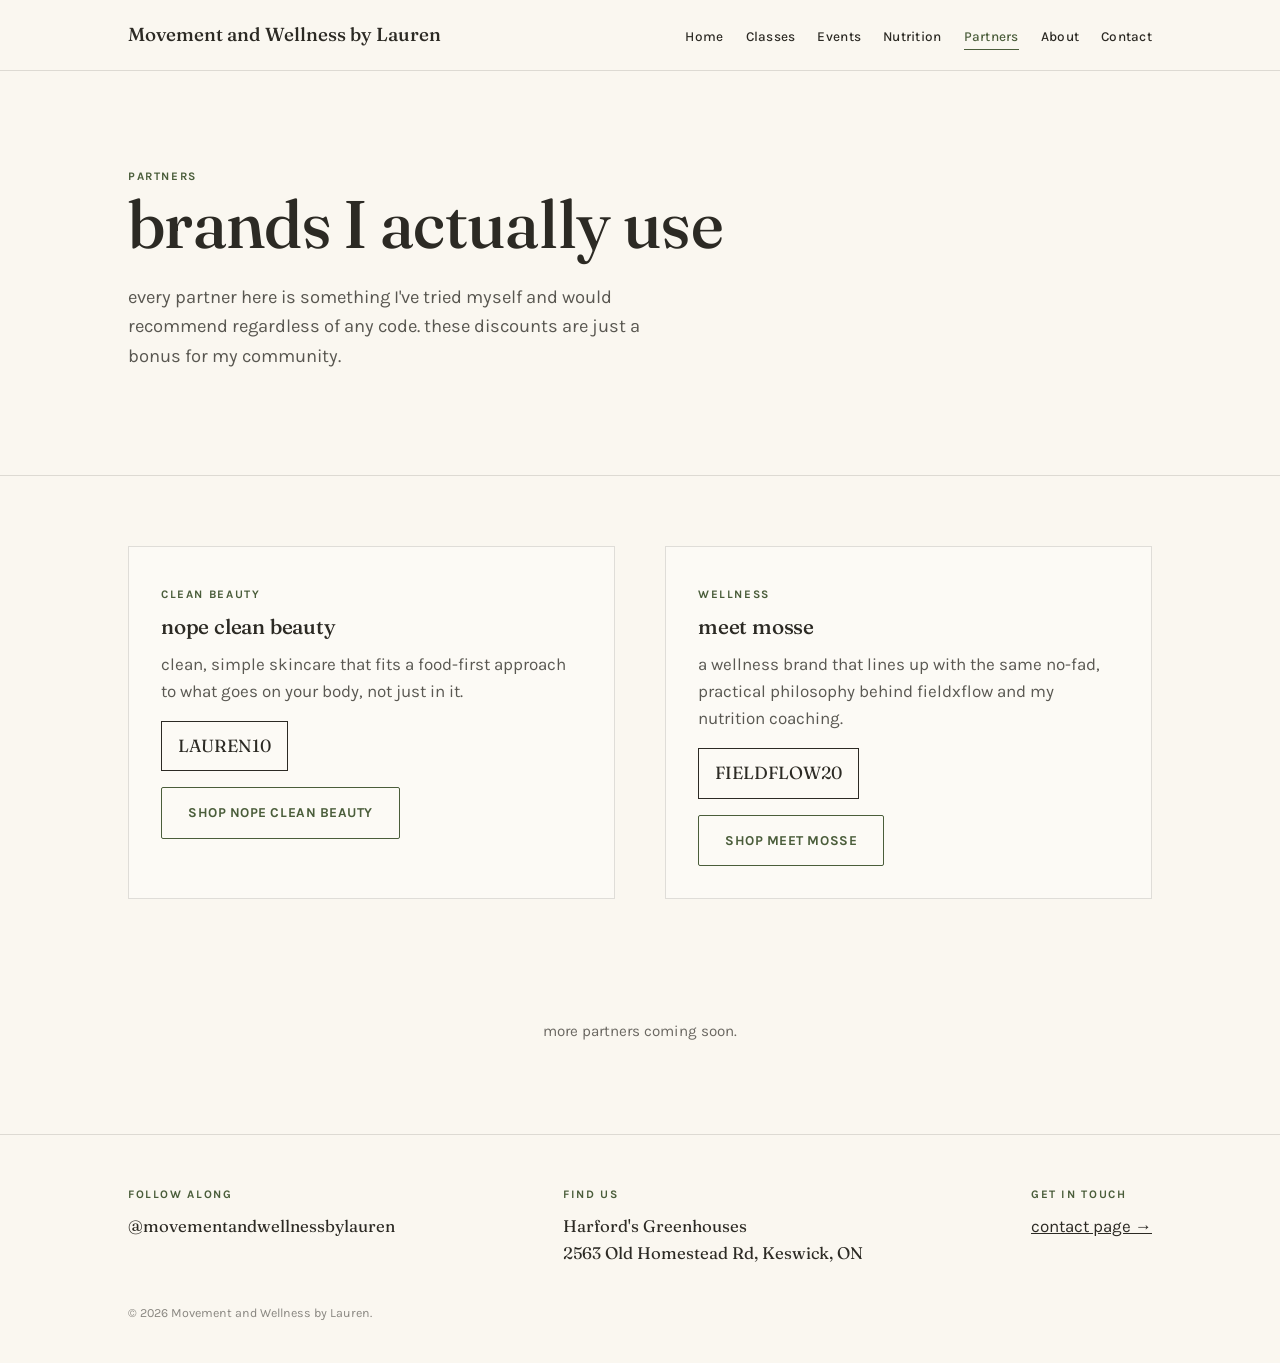
<file: partners.html>
<!DOCTYPE html>
<html lang="en">
<head>
<script async src="https://www.googletagmanager.com/gtag/js?id=G-RL6D15H52T"></script>
<script>
  window.dataLayer = window.dataLayer || [];
  function gtag(){dataLayer.push(arguments);}
  gtag("js", new Date());
  gtag("config", "G-RL6D15H52T");
</script>

<meta charset="UTF-8">
<meta name="viewport" content="width=device-width, initial-scale=1.0">
<title>Partners | Movement and Wellness by Lauren</title>
<meta name="description" content="Brands I actually use and trust, with discount codes for the Movement and Wellness by Lauren community.">
<link rel="canonical" href="https://laurenhouston-byte.github.io/movement-wellness/partners.html">
<link rel="stylesheet" href="css/style.css">
</head>
<body>

<header>
  <div class="nav-row">
    <a href="index.html" class="site-title">Movement and Wellness by Lauren</a>
    <button class="nav-toggle" aria-label="Toggle menu">&#9776;</button>
    <nav>
      <ul>
        <li><a href="index.html">Home</a></li>
        <li><a href="classes.html">Classes</a></li>
        <li><a href="events.html">Events</a></li>
        <li><a href="nutrition.html">Nutrition</a></li>
        <li><a href="partners.html" class="active">Partners</a></li>
        <li><a href="about.html">About</a></li>
        <li><a href="contact.html">Contact</a></li>
      </ul>
    </nav>
  </div>
</header>

<section class="hero glasshouse">
  <div class="wrap">
    <span class="label eyebrow">Partners</span>
    <h1>brands I actually use</h1>
    <p class="lede">every partner here is something I've tried myself and would recommend regardless of any code. these discounts are just a bonus for my community.</p>
  </div>
</section>

<div class="pane-divider"></div>

<section>
  <div class="wrap">
    <div class="grid-2">

      <div class="card">
        <span class="label">Clean beauty</span>
        <h3 style="margin-top:10px;">nope clean beauty</h3>
        <p style="margin:12px 0 16px; color: rgba(44,42,36,0.78);">clean, simple skincare that fits a food-first approach to what goes on your body, not just in it.</p>
        <div style="border:1px solid var(--ink); padding:10px 16px; display:inline-block; margin-bottom:16px;">
          <span style="font-family:'Fraunces', serif; font-size:1.1rem;">LAUREN10</span>
        </div>
        <div>
          <a href="https://nopecleanbeauty.com/discount/Lauren10" target="_blank" rel="noopener" class="btn btn-outline">shop nope clean beauty</a>
        </div>
      </div>

      <div class="card">
        <span class="label">Wellness</span>
        <h3 style="margin-top:10px;">meet mosse</h3>
        <p style="margin:12px 0 16px; color: rgba(44,42,36,0.78);">a wellness brand that lines up with the same no-fad, practical philosophy behind fieldxflow and my nutrition coaching.</p>
        <div style="border:1px solid var(--ink); padding:10px 16px; display:inline-block; margin-bottom:16px;">
          <span style="font-family:'Fraunces', serif; font-size:1.1rem;">FIELDFLOW20</span>
        </div>
        <div>
          <a href="https://meetmosse.com" target="_blank" rel="noopener" class="btn btn-outline">shop meet mosse</a>
        </div>
      </div>

    </div>
  </div>
</section>

<section class="section-tight glasshouse">
  <div class="wrap" style="text-align:center;">
    <p style="color: rgba(44,42,36,0.7); font-size:0.95rem;">more partners coming soon.</p>
  </div>
</section>

<footer>
  <div class="wrap">
    <div class="footer-row">
      <div>
        <span class="label">Follow along</span>
        <a class="ig" href="https://instagram.com/movementandwellnessbylauren" target="_blank" rel="noopener">@movementandwellnessbylauren</a>
      </div>
      <div>
        <span class="label">Find us</span>
        <span class="val" style="font-family:'Fraunces', serif; font-size:1.05rem;">Harford's Greenhouses<br>2563 Old Homestead Rd, Keswick, ON</span>
      </div>
      <div>
        <span class="label">Get in touch</span>
        <a href="contact.html" style="text-decoration:underline;">contact page &rarr;</a>
      </div>
    </div>
    <div class="footer-bottom">&copy; 2026 Movement and Wellness by Lauren.</div>
  </div>
</footer>

<script src="js/main.js"></script>
</body>
</html>
</file>
<file: css/style.css>
@import url('https://fonts.googleapis.com/css2?family=Fraunces:ital,opsz,wght@0,9..144,300..600;1,9..144,400..500&family=Karla:wght@400;500;700&display=swap');

:root {
  --paper: #FAF7F0;
  --sage-deep: #4A5D3A;
  --sage-soft: #8B9D77;
  --tan: #E8DCC0;
  --ink: #2C2A24;
  --terracotta: #C77B4D;
  --line: rgba(44, 42, 36, 0.14);
}

* { margin: 0; padding: 0; box-sizing: border-box; }

html { scroll-behavior: smooth; }

body {
  background: var(--paper);
  color: var(--ink);
  font-family: 'Karla', sans-serif;
  font-size: 17px;
  line-height: 1.6;
  -webkit-font-smoothing: antialiased;
}

h1, h2, h3, .display {
  font-family: 'Fraunces', serif;
  font-weight: 500;
  letter-spacing: -0.01em;
  line-height: 1.08;
}

a { color: inherit; text-decoration: none; }

.label {
  font-family: 'Karla', sans-serif;
  font-weight: 700;
  font-size: 0.72rem;
  letter-spacing: 0.14em;
  text-transform: uppercase;
  color: var(--sage-deep);
}

.wrap {
  max-width: 1080px;
  margin: 0 auto;
  padding: 0 28px;
}

/* ---------- Glasshouse grid signature motif (removed) ---------- */
.glasshouse {
  position: relative;
}

.pane-divider {
  height: 1px;
  background: var(--line);
  width: 100%;
}

/* ---------- Header ---------- */
header {
  position: sticky;
  top: 0;
  z-index: 50;
  background: rgba(250, 247, 240, 0.92);
  backdrop-filter: blur(6px);
  border-bottom: 1px solid var(--line);
}

.nav-row {
  display: flex;
  align-items: center;
  justify-content: space-between;
  padding: 20px 28px;
  max-width: 1080px;
  margin: 0 auto;
}

.site-title {
  font-family: 'Fraunces', serif;
  font-size: 1.18rem;
  font-weight: 500;
}

nav ul {
  display: flex;
  gap: 22px;
  list-style: none;
}

nav a {
  font-size: 0.85rem;
  font-weight: 500;
  letter-spacing: 0.02em;
  position: relative;
  padding-bottom: 4px;
}

nav a.active { color: var(--sage-deep); }

nav a.active::after {
  content: '';
  position: absolute;
  bottom: -2px;
  left: 0;
  right: 0;
  height: 1px;
  background: var(--sage-deep);
}

.nav-toggle {
  display: none;
  background: none;
  border: none;
  font-size: 1.4rem;
  cursor: pointer;
  color: var(--ink);
}

/* ---------- Hero ---------- */
.hero {
  padding: 90px 0 70px;
}

.hero .eyebrow {
  margin-bottom: 18px;
}

.hero h1 {
  font-size: clamp(2.4rem, 6vw, 4.2rem);
  max-width: 760px;
  margin-bottom: 22px;
}

.hero p.lede {
  font-size: 1.15rem;
  max-width: 540px;
  color: rgba(44, 42, 36, 0.78);
  margin-bottom: 34px;
}

/* ---------- Buttons ---------- */
.btn {
  display: inline-flex;
  align-items: center;
  gap: 10px;
  font-family: 'Karla', sans-serif;
  font-weight: 700;
  font-size: 0.85rem;
  letter-spacing: 0.04em;
  text-transform: uppercase;
  padding: 14px 26px;
  border: 1px solid var(--sage-deep);
  border-radius: 2px;
  transition: background 0.2s ease, color 0.2s ease;
}

.btn-solid {
  background: var(--sage-deep);
  color: var(--paper);
}
.btn-solid:hover { background: var(--ink); border-color: var(--ink); }

.btn-outline {
  background: transparent;
  color: var(--sage-deep);
}
.btn-outline:hover { background: var(--sage-deep); color: var(--paper); }

.btn-terra {
  border-color: var(--terracotta);
  background: var(--terracotta);
  color: var(--paper);
}
.btn-terra:hover { background: #a8602f; border-color: #a8602f; }

.btn-row { display: flex; gap: 14px; flex-wrap: wrap; }

/* ---------- Sections ---------- */
section { padding: 70px 0; }
.section-tight { padding: 50px 0; }

.section-head { margin-bottom: 44px; max-width: 620px; }
.section-head .label { display: block; margin-bottom: 14px; }
.section-head h2 { font-size: clamp(1.8rem, 3.5vw, 2.6rem); }

/* ---------- Cards / grid ---------- */
.grid-2 {
  display: grid;
  grid-template-columns: 1fr 1fr;
  gap: 50px;
}

.grid-3 {
  display: grid;
  grid-template-columns: repeat(3, 1fr);
  gap: 36px;
}

.card {
  border: 1px solid var(--line);
  padding: 32px;
  background: rgba(255,255,255,0.3);
}

.card h3 { font-size: 1.3rem; margin-bottom: 10px; }

/* ---------- Pull row (stat-like, used sparingly & with real content) ---------- */
.detail-row {
  display: flex;
  flex-wrap: wrap;
  gap: 40px;
  padding: 26px 0;
  border-top: 1px solid var(--line);
  border-bottom: 1px solid var(--line);
}

.detail-row .item .label { display: block; margin-bottom: 6px; }
.detail-row .item .val { font-family: 'Fraunces', serif; font-size: 1.15rem; }

/* ---------- Event feature block ---------- */
.event-feature {
  border: 1px solid var(--line);
  background: var(--tan);
  padding: 48px;
  position: relative;
}

.event-feature .label { color: var(--terracotta); }

.event-feature h2 {
  font-size: clamp(1.9rem, 4vw, 2.8rem);
  margin: 14px 0 18px;
}

.price-row {
  display: flex;
  gap: 28px;
  margin: 24px 0 30px;
  flex-wrap: wrap;
}

.price-box {
  border: 1px solid var(--ink);
  padding: 14px 20px;
  min-width: 140px;
}

.price-box .amt { font-family: 'Fraunces', serif; font-size: 1.6rem; }
.price-box .when { font-size: 0.8rem; color: rgba(44,42,36,0.7); margin-top: 2px; }

/* ---------- Form embed ---------- */
.form-frame-wrap {
  border: 1px solid var(--line);
  background: white;
  padding: 6px;
}

iframe.gform {
  width: 100%;
  height: 1200px;
  border: none;
  display: block;
}

/* ---------- Footer ---------- */
footer {
  border-top: 1px solid var(--line);
  padding: 50px 0 40px;
  margin-top: 40px;
}

.footer-row {
  display: flex;
  justify-content: space-between;
  flex-wrap: wrap;
  gap: 24px;
}

.footer-row .label { display: block; margin-bottom: 10px; }

footer .ig {
  font-family: 'Fraunces', serif;
  font-size: 1.05rem;
}

.footer-bottom {
  margin-top: 36px;
  font-size: 0.78rem;
  color: rgba(44,42,36,0.55);
}

/* ---------- Responsive ---------- */
@media (max-width: 760px) {
  .grid-2, .grid-3 { grid-template-columns: 1fr; gap: 28px; }
  .hero .wrap { grid-template-columns: 1fr !important; }
  .hero .wrap > div:last-child { order: -1; }
  nav ul { display: none; }
  .nav-toggle { display: block; }
  body.nav-open nav ul {
    display: flex;
    flex-direction: column;
    position: absolute;
    top: 100%;
    left: 0;
    right: 0;
    background: var(--paper);
    padding: 20px 28px 28px;
    border-bottom: 1px solid var(--line);
    gap: 18px;
  }
  .event-feature { padding: 30px 22px; }
  .event-feature[style*="grid-template-columns"] { grid-template-columns: 1fr !important; }
  iframe.gform { height: 1500px; }
}

/* Focus visibility */
a:focus-visible, button:focus-visible {
  outline: 2px solid var(--sage-deep);
  outline-offset: 3px;
}

@media (prefers-reduced-motion: reduce) {
  html { scroll-behavior: auto; }
  * { transition: none !important; }
}
</file>
